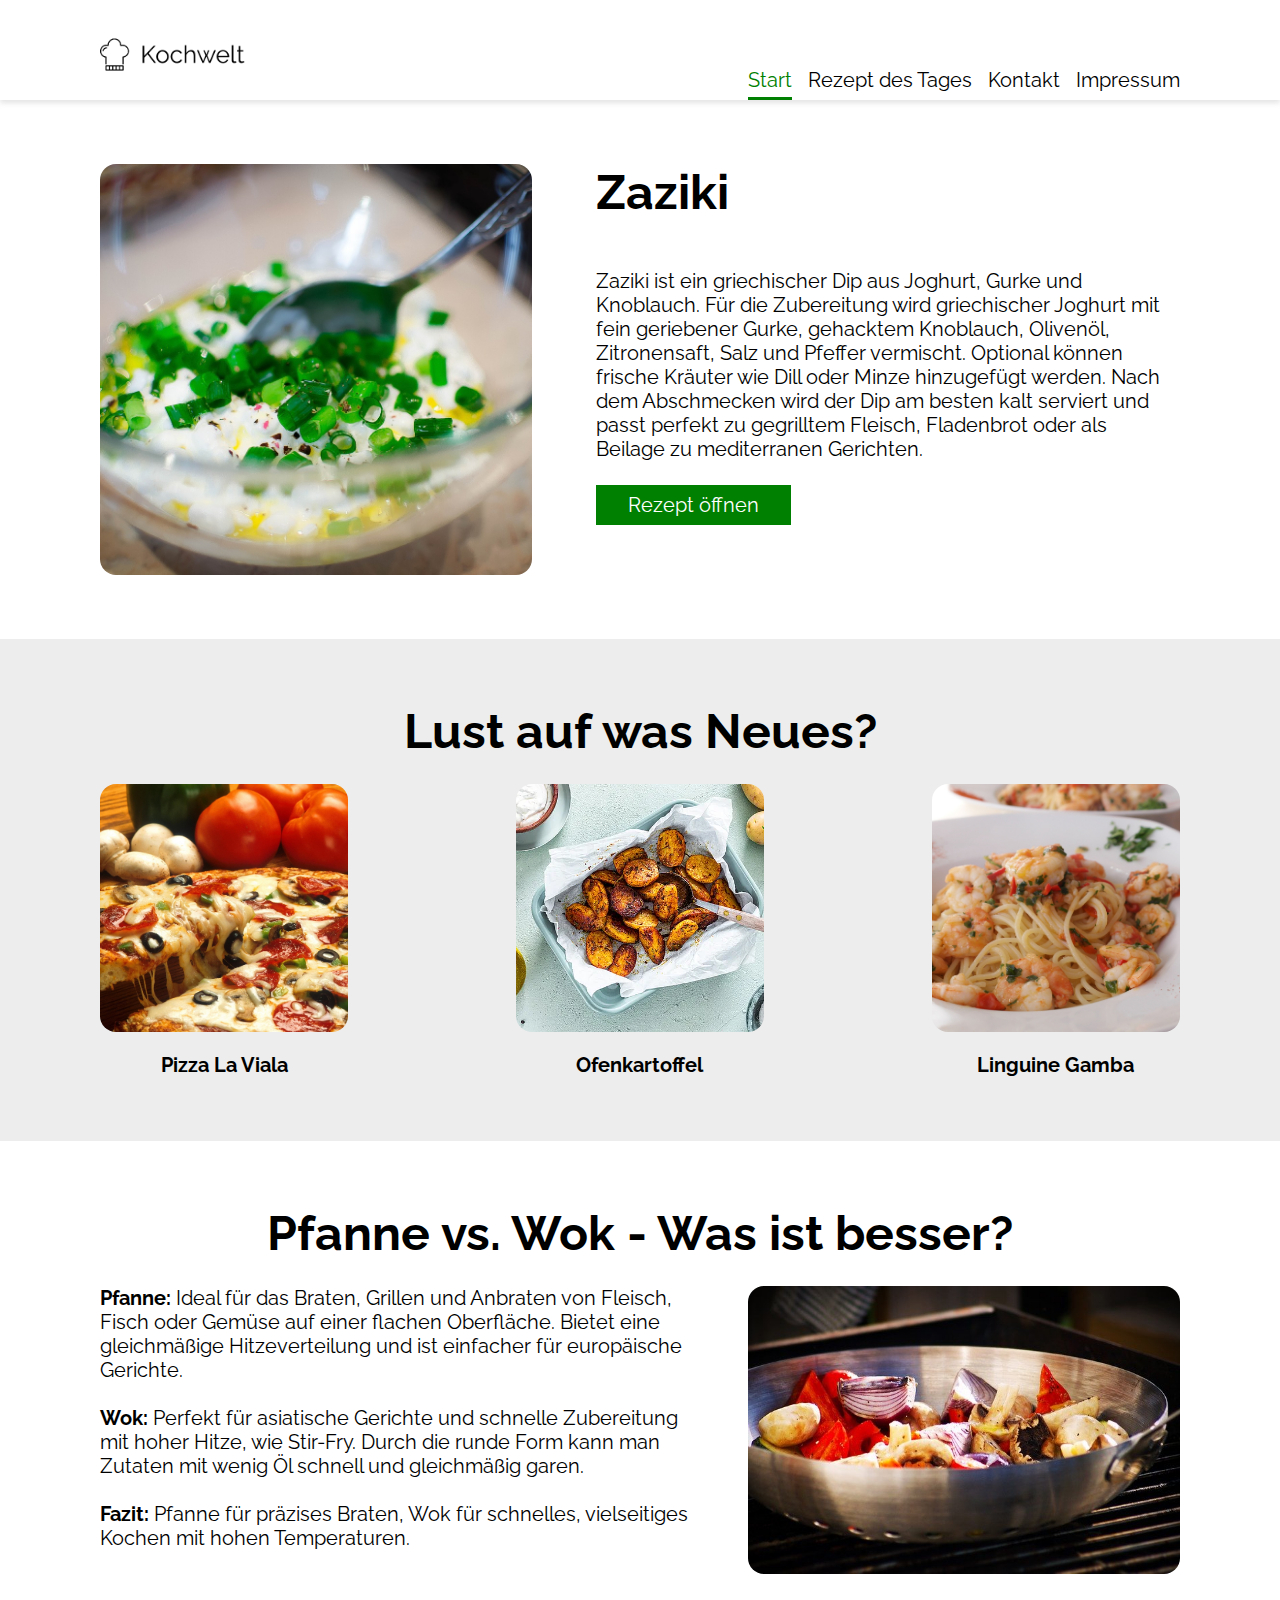
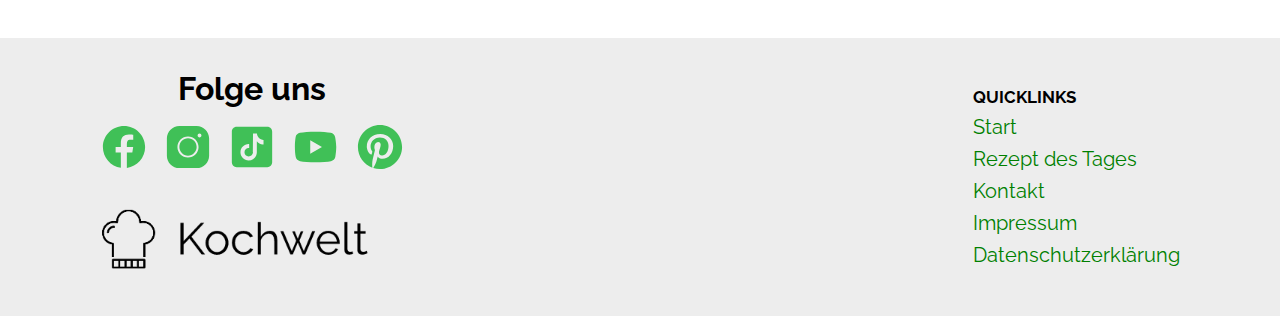
<file: index.html>
<!DOCTYPE html>
<html lang="en">

<head>
  <meta charset="UTF-8" />
  <meta name="viewport" content="width=device-width, initial-scale=1.0" />
  <link rel="stylesheet" href="css/style.css" />
  <script src="/function.js" defer></script>
  <link rel="icon" href="img/logo_small.png" type="image/x-icon" />
  <title>Kochwelt</title>
  <link rel="preconnect" href="https://fonts.googleapis.com" />
  <link rel="preconnect" href="https://fonts.gstatic.com" crossorigin />
  <link href="https://fonts.googleapis.com/css2?family=Raleway:ital,wght@0,100..900;1,100..900&display=swap"
    rel="stylesheet" />
</head>

<body>
  <header>
    <div class="contentHeader width">
      <a href="/index.html"><img src="/img/logo.png" alt="Logo" /></a>
      <nav>
        <a href="/index.html" class="naviLinkSelected">Start</a>
        <a href="/recipies/receipt_Zaziki.html" class="naviLink">Rezept des Tages</a>
        <a href="/contact.html" class="naviLink">Kontakt</a>
        <a href="/impress.html" class="naviLink">Impressum</a>
      </nav>
      <button id="buttonHamburger" onclick="toggleMobileNav()">
        <img src="/img/icons8-menü-50.png" alt="HamburgerMenue" />
      </button>
      <!--<a target="_blank" href="https://icons8.com/icon/8113/menu">Menü</a> Icon von <a target="_blank" href="https://icons8.com">Icons8</a>-->
      <div id="mobileNav" class="mobileNav closed">
        <button id="buttonClose" onclick="toggleMobileNav()">X</button>
        <a href="/index.html" class="naviLinkSelected">Start</a>
        <a href="/recipies/receipt_Zaziki.html" class="naviLink">Rezept des Tages</a>
        <a href="/contact.html" class="naviLink">Kontakt</a>
        <a href="/impress.html" class="naviLink">Impressum</a>
      </div>
    </div>
  </header>

  <section id="atf">
    <div class="contentATF width">
      <img src="/img/zaziki.jpg" alt="" />
      <div class="contentATF__text">
        <h2>Zaziki</h2>
        <p>
          Zaziki ist ein griechischer Dip aus Joghurt, Gurke und Knoblauch.
          Für die Zubereitung wird griechischer Joghurt mit fein geriebener
          Gurke, gehacktem Knoblauch, Olivenöl, Zitronensaft, Salz und Pfeffer
          vermischt. Optional können frische Kräuter wie Dill oder Minze
          hinzugefügt werden. Nach dem Abschmecken wird der Dip am besten kalt
          serviert und passt perfekt zu gegrilltem Fleisch, Fladenbrot oder
          als Beilage zu mediterranen Gerichten.
        </p>
        <a class="buttonLink" href="/recipies/receipt_Zaziki.html">Rezept öffnen</a>
      </div>
    </div>
  </section>

  <section class="new_recipes">
    <div class="choose_recipes width">
      <h2>Lust auf was Neues?</h2>
      <div class="recipes">
        <a href="recipies/receipt_pizza.html" class="recipe">
          <img src="./img/pizza.jpg" alt="Pizza" />
          <span>Pizza La Viala</span>
        </a>

        <a href="/recipies/receipt_potato.html" class="recipe">
          <img src="./img/knusprige-ofenkartoffeln.webp" alt="Potato" />
          <span>Ofenkartoffel</span>
        </a>

        <a href="recipies/recipe_linguine.html" class="recipe">
          <img src="./img/spaghetti.jpg" alt="Spaghetti" />
          <span>Linguine Gamba</span>
        </a>
      </div>
    </div>
  </section>

  <section class="info">
    <div class="width">
      <h2>Pfanne vs. Wok - Was ist besser?</h2>
      <div class="infoshape">
        <p>
          <b>Pfanne:</b> Ideal für das Braten, Grillen und Anbraten von Fleisch,
          Fisch oder Gemüse auf einer flachen Oberfläche.
          Bietet eine gleichmäßige Hitzeverteilung und ist einfacher für
          europäische Gerichte.
          <br><br>

          <b>Wok:</b> Perfekt für asiatische Gerichte und schnelle Zubereitung mit
          hoher Hitze, wie Stir-Fry.
          Durch die runde Form kann man Zutaten mit wenig Öl schnell und
          gleichmäßig garen.

          <br><br>
          <b>Fazit:</b> Pfanne für präzises Braten, Wok für schnelles, vielseitiges
          Kochen mit hohen Temperaturen.
        </p>

        <img src="./img/wok.jpg" id="wok" />
      </div>
    </div>
  </section>
  <footer>
    <div class="footer_main">
      <div class="footer_left">
        <div class="footer_social_section">
          <h4>Folge uns</h4>
          <div class="footer_social_logo">
            <a href="https://www.facebook.com/">
              <img src="/img/icons/socialmedia/facebook.svg" alt="Facebook">
            </a>
            <a href="https://www.instagram.com/">
              <img src="/img/icons/socialmedia/instagram.svg" alt="Instagram">
            </a>
            <a href="https://www.tiktok.com/">
              <img src="/img/icons/socialmedia/tiktok.svg" alt="TikTok">
            </a>
            <a href="https://www.tiktok.com/">
              <img src="/img/icons/socialmedia/youtube.svg" alt="Youtube">
            </a>
            <a href="https://www.pinterest.com/">
              <img src="/img/icons/socialmedia/pinterest.svg" alt="Pinterest">
            </a>
          </div>
        </div>
        <img src="img/logo.png" alt="website logo" class="footer_logo">
      </div>
      <div class="footer_right">
        <h5>QUICKLINKS</h5>
        <a href="index.html" class="footer_link">Start</a>
        <a href="/recipies/receipt_Zaziki.html" class="footer_link">Rezept des Tages</a>
        <a href="/contact.html" class="footer_link">Kontakt</a>
        <a href="/impress.html" class="footer_link">Impressum</a>
        <a href="/private_policy.html" class="footer_link">Datenschutzerkl&auml;rung</a>
      </div>
    </div>
  </footer>
</body>

</html>
</file>
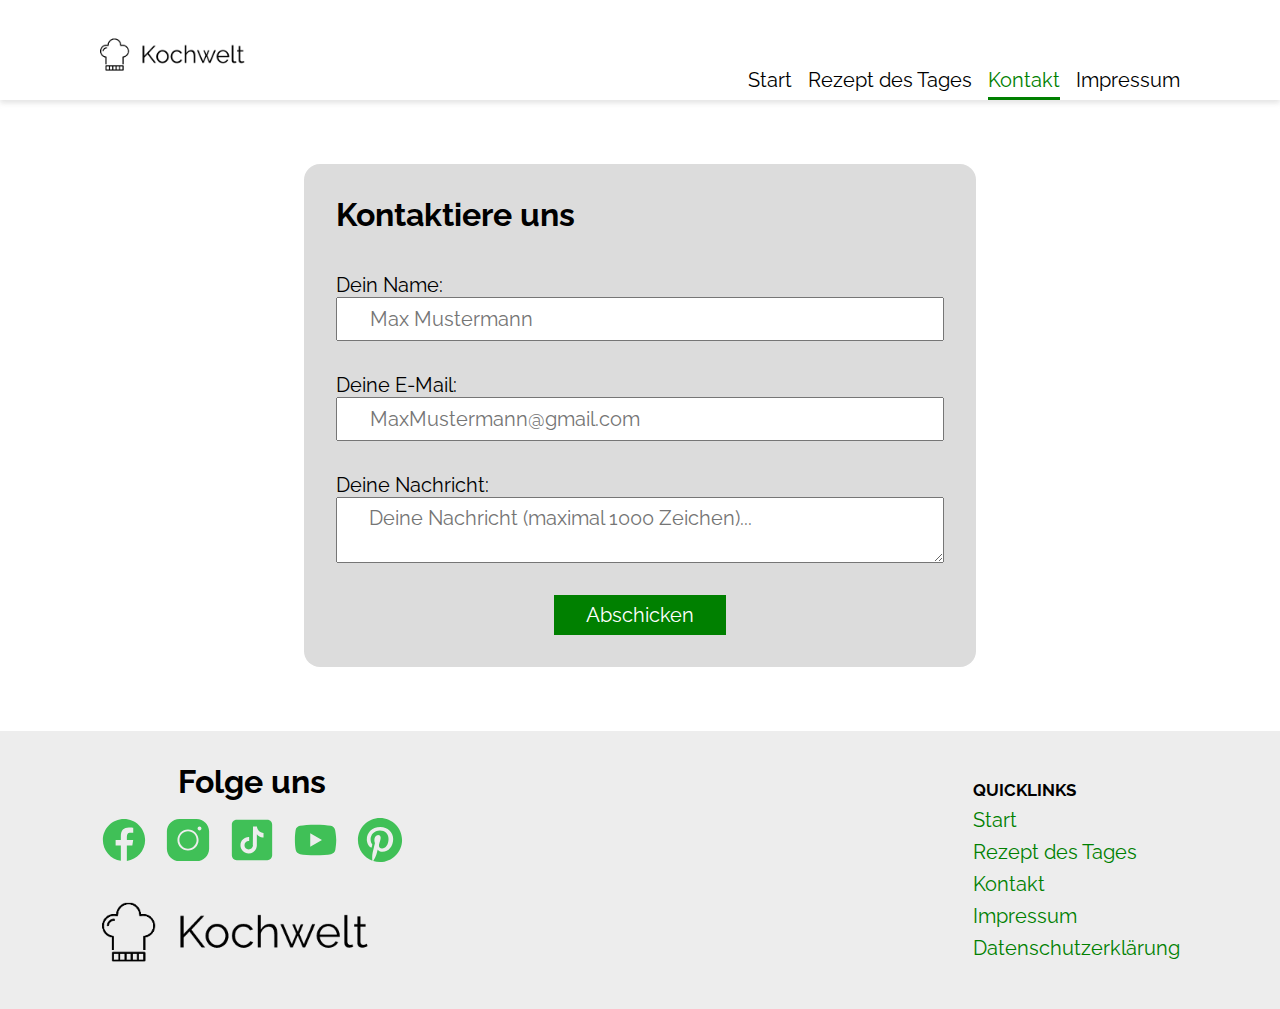
<file: contact.html>
<!DOCTYPE html>
<html lang="en">

<head>
  <meta charset="UTF-8">
  <meta name="viewport" content="width=device-width, initial-scale=1.0">
  <link rel="stylesheet" href="/css/contact.css">
  <link rel="stylesheet" href="/css/style.css">
  <script src="/function.js" defer></script>
  <script src="/contactMail.js" defer></script>
  <link rel="icon" href="img/logo_small.png" type="image/x-icon">
  <title>Kochwelt</title>

  <link rel="preconnect" href="https://fonts.googleapis.com">
  <link rel="preconnect" href="https://fonts.gstatic.com" crossorigin>
  <link href="https://fonts.googleapis.com/css2?family=Raleway:ital,wght@0,100..900;1,100..900&display=swap"
    rel="stylesheet">
</head>

<body>
  <header>
    <div class="contentHeader width">
      <a href="/index.html"><img src="/img/logo.png" alt="Logo"></a>
      <nav>
        <a href="/index.html" class="naviLink">Start</a>
        <a href="/recipies/receipt_Zaziki.html" class="naviLink">Rezept des Tages</a>
        <a href="/contact.html" class="naviLinkSelected">Kontakt</a>
        <a href="/impress.html" class="naviLink">Impressum</a>
      </nav>
      <button id="buttonHamburger" onclick="toggleMobileNav()"><img src="/img/icons8-menü-50.png"
          alt="HamburgerMenue"></button>
      <!--<a target="_blank" href="https://icons8.com/icon/8113/menu">Menü</a> Icon von <a target="_blank" href="https://icons8.com">Icons8</a>-->
      <div id="mobileNav" class="mobileNav closed">
        <button id="buttonClose" onclick="toggleMobileNav()">X</button>
        <a href="/index.html" class="naviLink">Start</a>
        <a href="/recipies/receipt_Zaziki.html" class="naviLink">Rezept des Tages</a>
        <a href="/contact.html" class="naviLinkSelected">Kontakt</a>
        <a href="/impress.html" class="naviLink">Impressum</a>
      </div>
    </div>
  </header>
  <section class="contactForm">
    <div class="contactFormContent width">
      <h1>Kontaktiere uns</h1>
      <form onsubmit="sendMail(event)">
        <div class="formGroup">
          <label for="inpName">Dein Name:</label>
          <input id="inpName" name="Name" type="text" required placeholder="Max Mustermann">
        </div>
        <div class="formGroup">
          <label for="inpEmail">Deine E-Mail:</label>
          <input id="inpEmail" name="Email" type="email" required placeholder="MaxMustermann@gmail.com">
        </div>
        <div class="formGroup">
          <label for="inpMessage">Deine Nachricht:</label>
          <textarea name="Nachricht" id="inpMessage" placeholder="Deine Nachricht (maximal 1000 Zeichen)..."
            maxlength="1000"></textarea>
        </div>
        <input id="submitButton" class="buttonLink" type="submit" value="Abschicken">
      </form>
    </div>
  </section>
  <footer>
    <div class="footer_main">
      <div class="footer_left">
        <div class="footer_social_section">
          <h4>Folge uns</h4>
          <div class="footer_social_logo">
            <a href="https://www.facebook.com/">
              <img src="/img/icons/socialmedia/facebook.svg" alt="Facebook">
            </a>
            <a href="https://www.instagram.com/">
              <img src="/img/icons/socialmedia/instagram.svg" alt="Instagram">
            </a>
            <a href="https://www.tiktok.com/">
              <img src="/img/icons/socialmedia/tiktok.svg" alt="TikTok">
            </a>
            <a href="https://www.tiktok.com/">
              <img src="/img/icons/socialmedia/youtube.svg" alt="Youtube">
            </a>
            <a href="https://www.pinterest.com/">
              <img src="/img/icons/socialmedia/pinterest.svg" alt="Pinterest">
            </a>
          </div>
        </div>
        <img src="img/logo.png" alt="website logo" class="footer_logo">
      </div>
      <div class="footer_right">
        <h5>QUICKLINKS</h5>
        <a href="/index.html" class="footer_link">Start</a>
        <a href="/recipies/receipt_Zaziki.html" class="footer_link">Rezept des Tages</a>
        <a href="/contact.html" class="footer_link">Kontakt</a>
        <a href="/impress.html" class="footer_link">Impressum</a>
        <a href="/private_policy.html" class="footer_link">Datenschutzerkl&auml;rung</a>
      </div>
    </div>
  </footer>
</body>



</html>
</file>
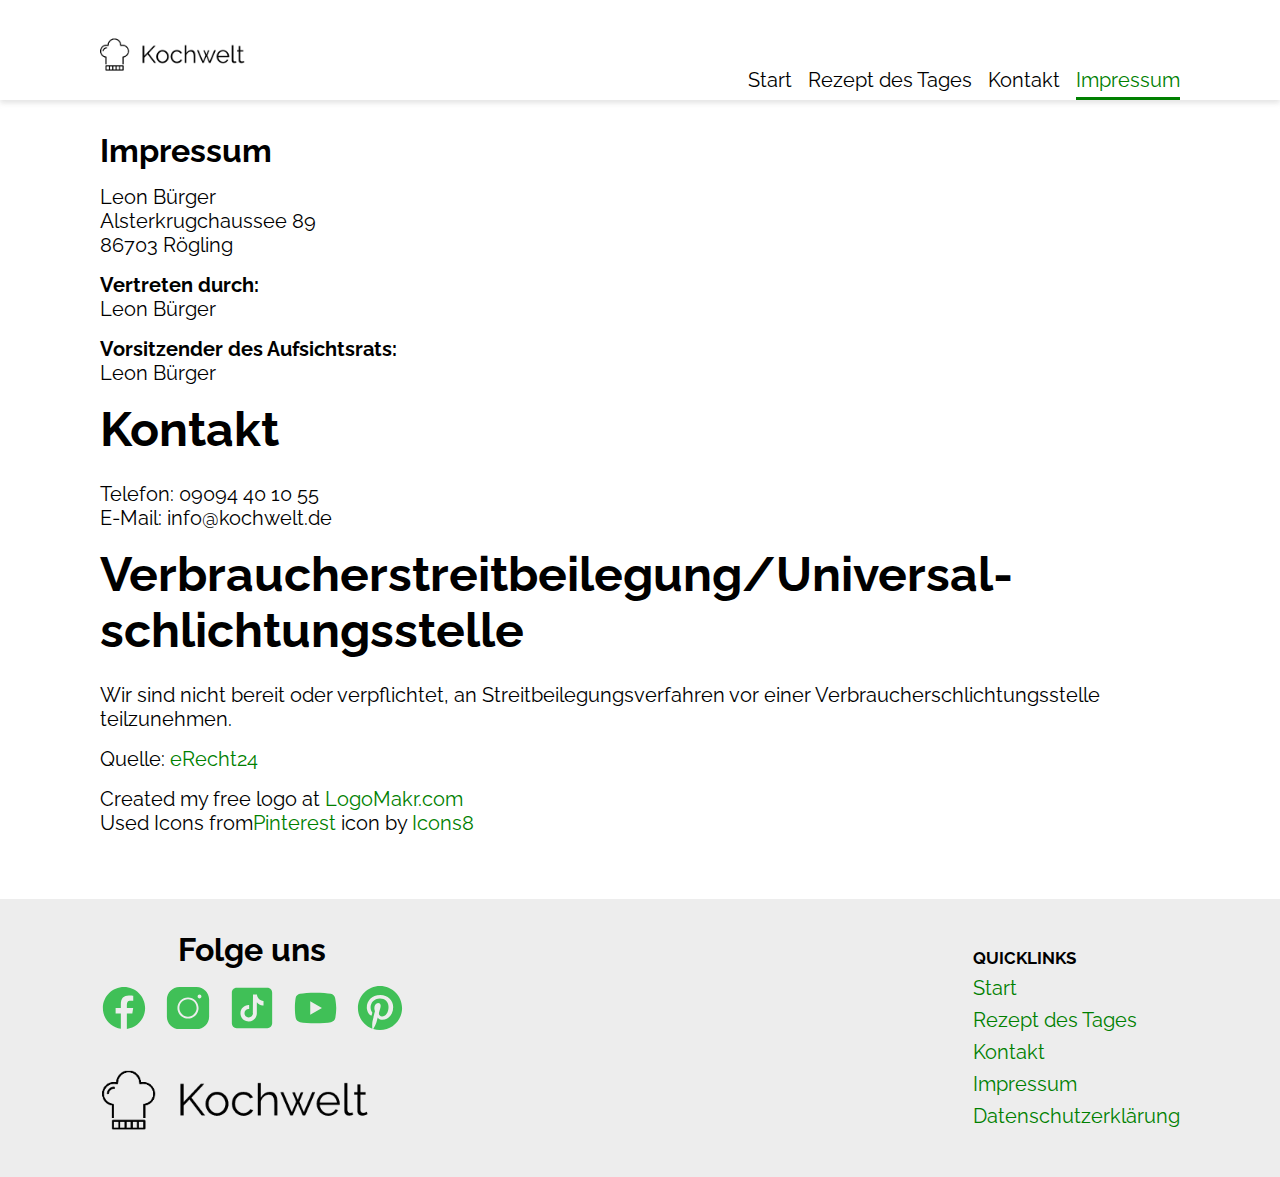
<file: impress.html>
<!DOCTYPE html>
<html lang="en">

<head>
  <meta charset="UTF-8">
  <meta name="viewport" content="width=device-width, initial-scale=1.0">
  <link rel="stylesheet" href="/css/style.css">
  <script src="/function.js" defer></script>
  <link rel="icon" href="img/logo_small.png" type="image/x-icon">
  <title>Kochwelt</title>

  <link rel="preconnect" href="https://fonts.googleapis.com">
  <link rel="preconnect" href="https://fonts.gstatic.com" crossorigin>
  <link href="https://fonts.googleapis.com/css2?family=Raleway:ital,wght@0,100..900;1,100..900&display=swap"
    rel="stylesheet">
</head>

<body>
  <header>
    <div class="contentHeader width">
      <a href="/index.html"><img src="/img/logo.png" alt="Logo"></a>
      <nav>
        <a href="/index.html" class="naviLink">Start</a>
        <a href="/recipies/receipt_Zaziki.html" class="naviLink">Rezept des Tages</a>
        <a href="/contact.html" class="naviLink">Kontakt</a>
        <a href="/impress.html" class="naviLinkSelected">Impressum</a>
      </nav>
      <button id="buttonHamburger" onclick="toggleMobileNav()"><img src="/img/icons8-menü-50.png"
          alt="HamburgerMenue"></button>
      <!--<a target="_blank" href="https://icons8.com/icon/8113/menu">Menü</a> Icon von <a target="_blank" href="https://icons8.com">Icons8</a>-->
      <div id="mobileNav" class="mobileNav closed">
        <button id="buttonClose" onclick="toggleMobileNav()">X</button>
        <a href="/index.html" class="naviLink">Start</a>
        <a href="/recipies/receipt_Zaziki.html" class="naviLink">Rezept des Tages</a>
        <a href="/contact.html" class="naviLink">Kontakt</a>
        <a href="/impress.html" class="naviLinkSelected">Impressum</a>
      </div>
    </div>
  </header>
  <section class="impress width">
    <h1>Impressum</h1>

    <p>Leon B&uuml;rger<br>
      Alsterkrugchaussee 89<br>
      86703 R&ouml;gling</p>

    <p><strong>Vertreten durch:</strong><br>
      Leon B&uuml;rger</p>

    <p><strong>Vorsitzender des Aufsichtsrats:</strong><br>
      Leon B&uuml;rger</p>

    <h2>Kontakt</h2>
    <p>Telefon: 09094 40 10 55<br>
      E-Mail: info@kochwelt.de</p>

    <h2>Verbraucher&shy;streit&shy;beilegung/Universal&shy;schlichtungs&shy;stelle</h2>
    <p>Wir sind nicht bereit oder verpflichtet, an Streitbeilegungsverfahren vor einer Verbraucherschlichtungsstelle
      teilzunehmen.</p>

    <p>Quelle: <a href="https://www.e-recht24.de" class="impress_link">eRecht24</a></p>

    Created my free logo at <a href="https://logomakr.com" target="_blank" class="impress_link">LogoMakr.com</a> <br>
    Used Icons from<a class="impress_link" target="_blank" href="https://icons8.com/icon/11101/pinterest">Pinterest</a>
    icon by <a class="impress_link" target="_blank" href="https://icons8.com">Icons8</a>
    <!-- <a target="_blank" href="https://icons8.com/icon/11101/pinterest">Pinterest</a> icon by <a target="_blank" href="https://icons8.com">Icons8</a> -->
  </section>
  <footer>
    <div class="footer_main">
      <div class="footer_left">
        <div class="footer_social_section">
          <h4>Folge uns</h4>
          <div class="footer_social_logo">
            <a href="https://www.facebook.com/">
              <img src="/img/icons/socialmedia/facebook.svg" alt="Facebook">
            </a>
            <a href="https://www.instagram.com/">
              <img src="/img/icons/socialmedia/instagram.svg" alt="Instagram">
            </a>
            <a href="https://www.tiktok.com/">
              <img src="/img/icons/socialmedia/tiktok.svg" alt="TikTok">
            </a>
            <a href="https://www.tiktok.com/">
              <img src="/img/icons/socialmedia/youtube.svg" alt="Youtube">
            </a>
            <a href="https://www.pinterest.com/">
              <img src="/img/icons/socialmedia/pinterest.svg" alt="Pinterest">
            </a>
          </div>
        </div>
        <img src="img/logo.png" alt="website logo" class="footer_logo">
      </div>
      <div class="footer_right">
        <h5>QUICKLINKS</h5>
        <a href="/index.html" class="footer_link">Start</a>
        <a href="/recipies/receipt_Zaziki.html" class="footer_link">Rezept des Tages</a>
        <a href="/contact.html" class="footer_link">Kontakt</a>
        <a href="/impress.html" class="footer_link">Impressum</a>
        <a href="/private_policy.html" class="footer_link">Datenschutzerkl&auml;rung</a>
      </div>
    </div>
  </footer>
</body>

</html>
</file>
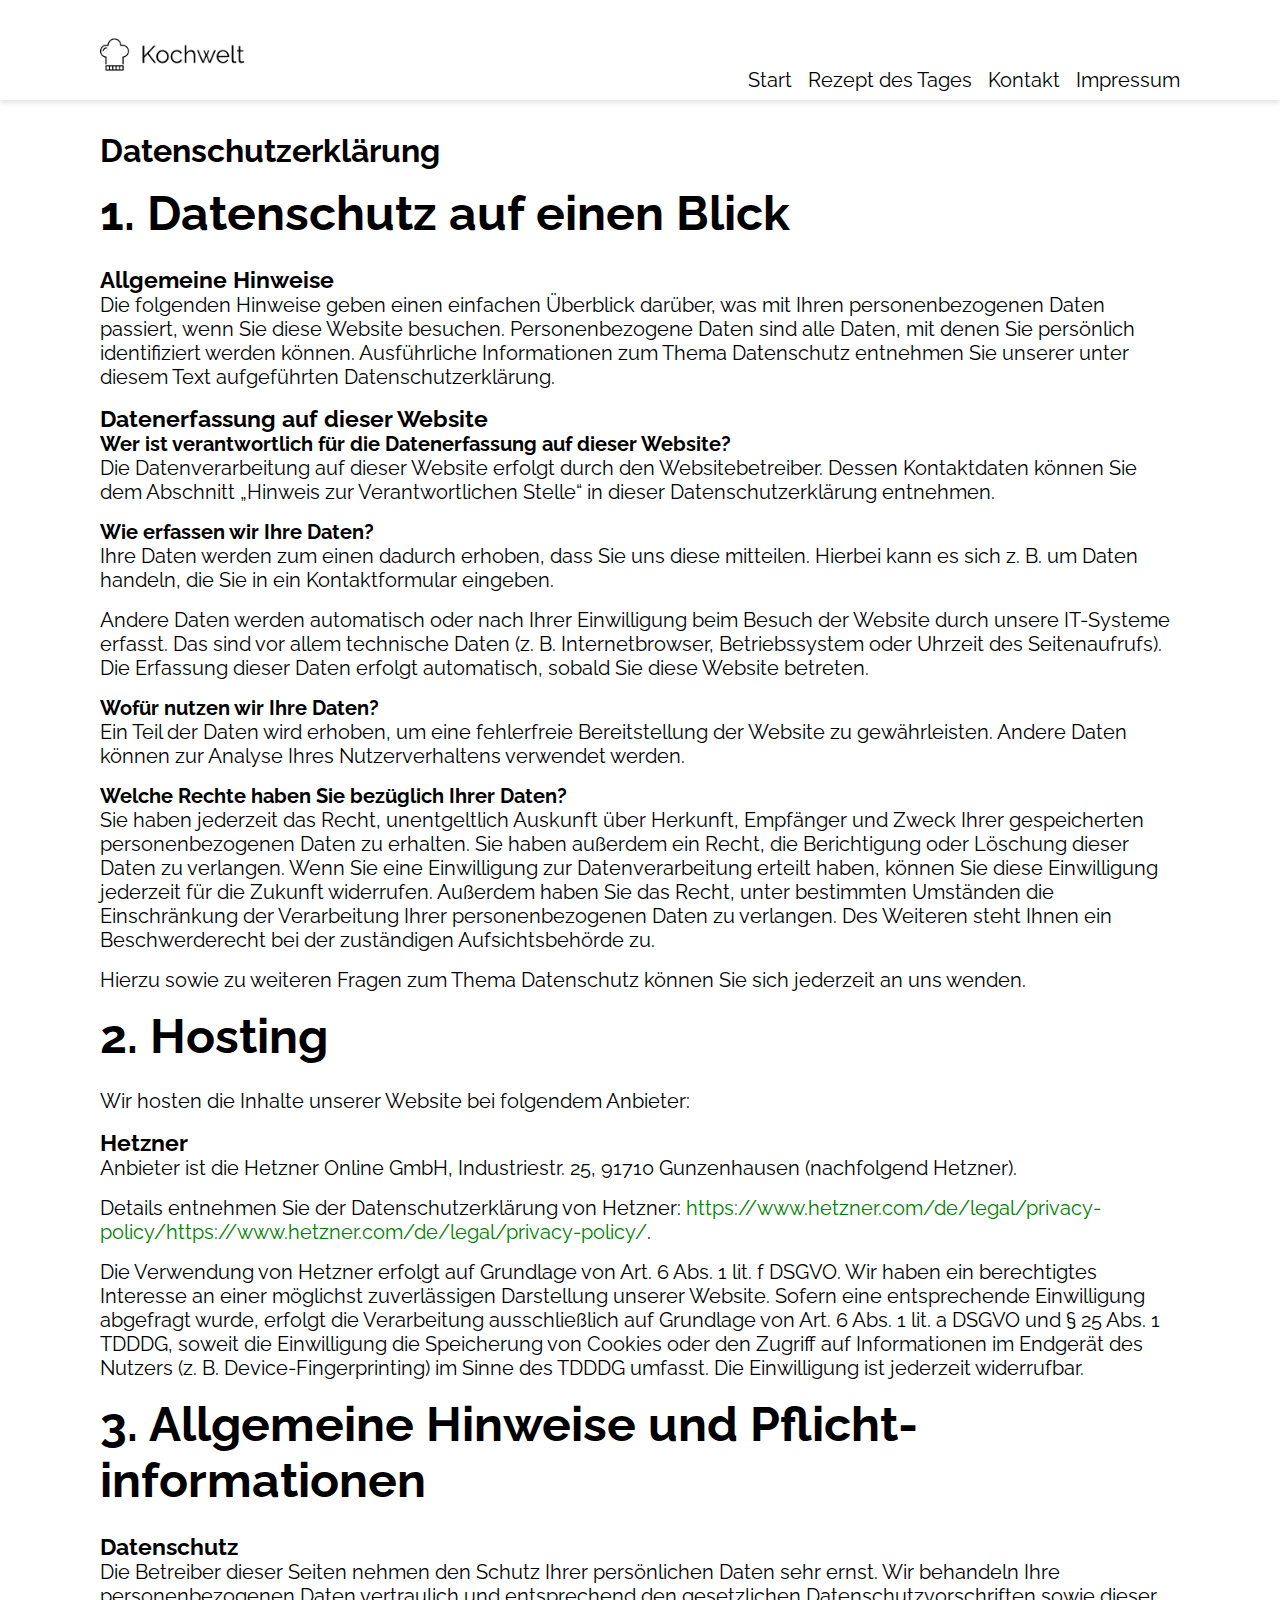
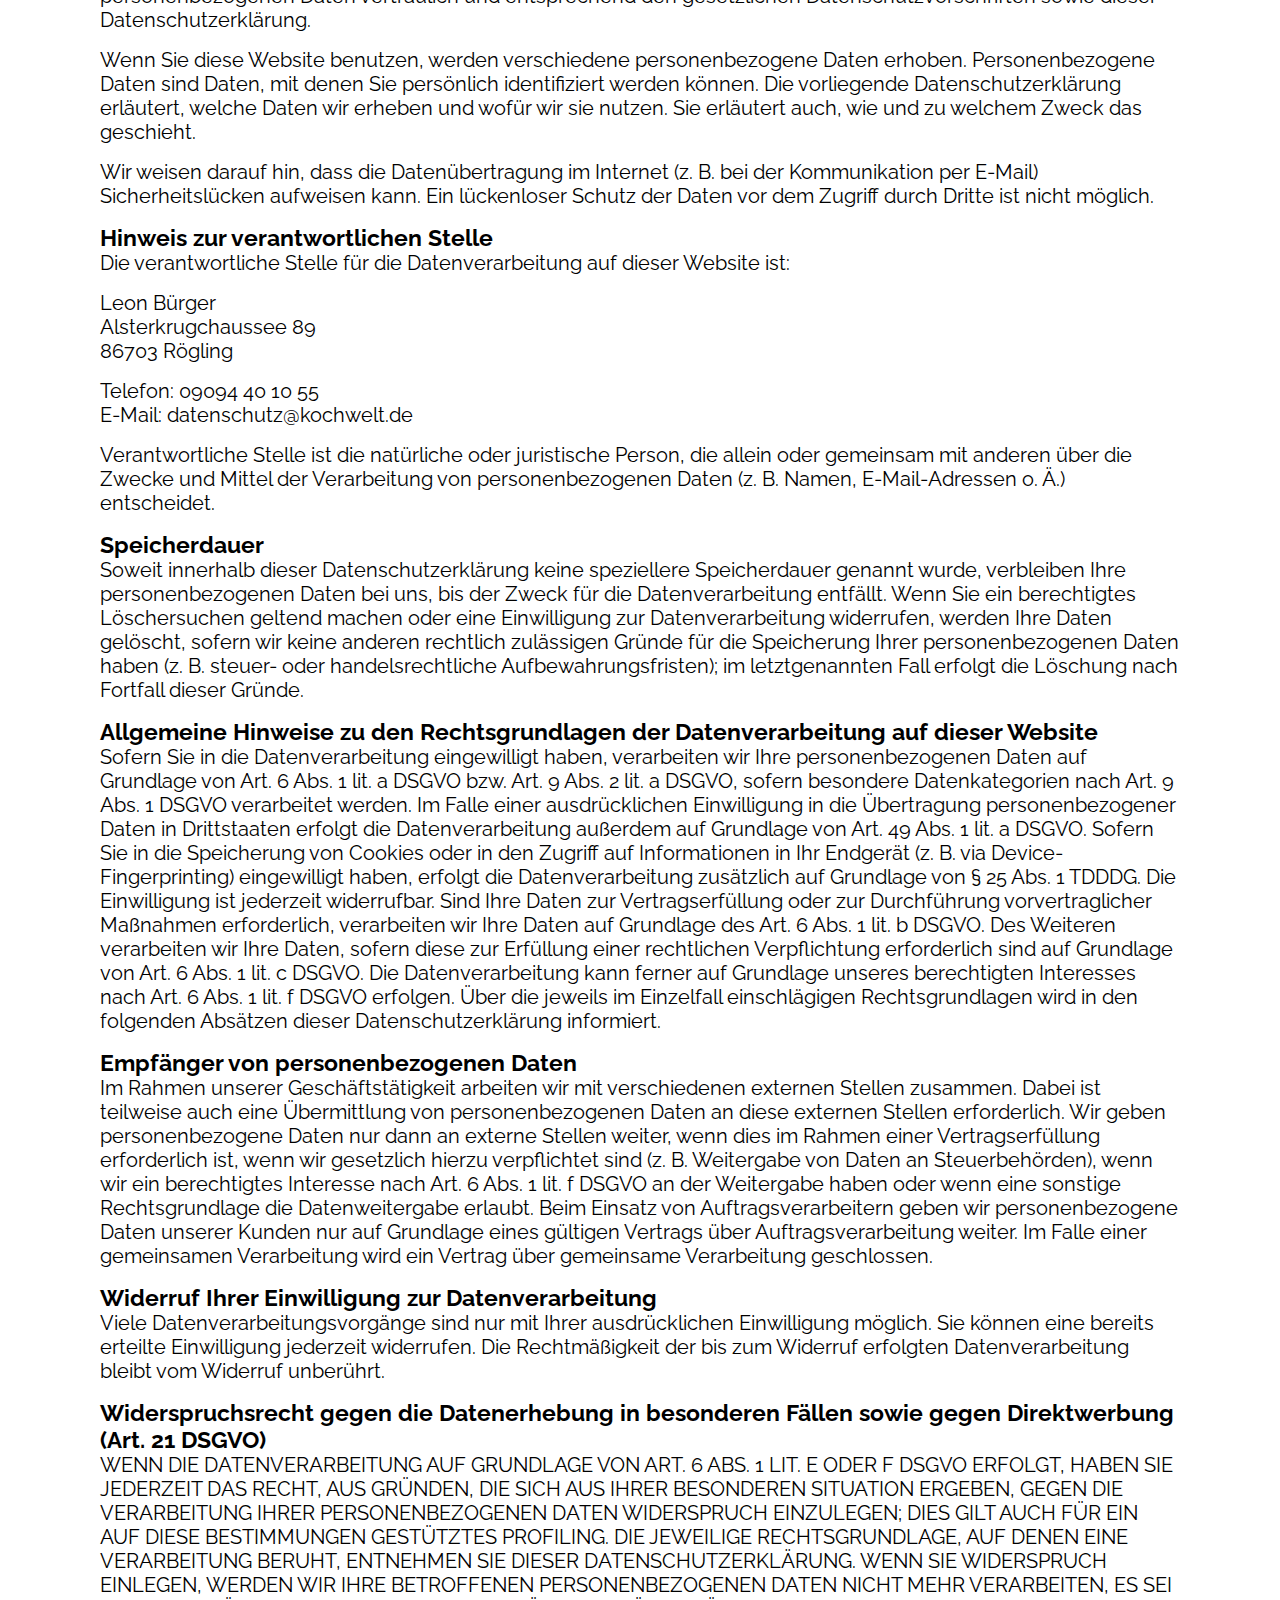
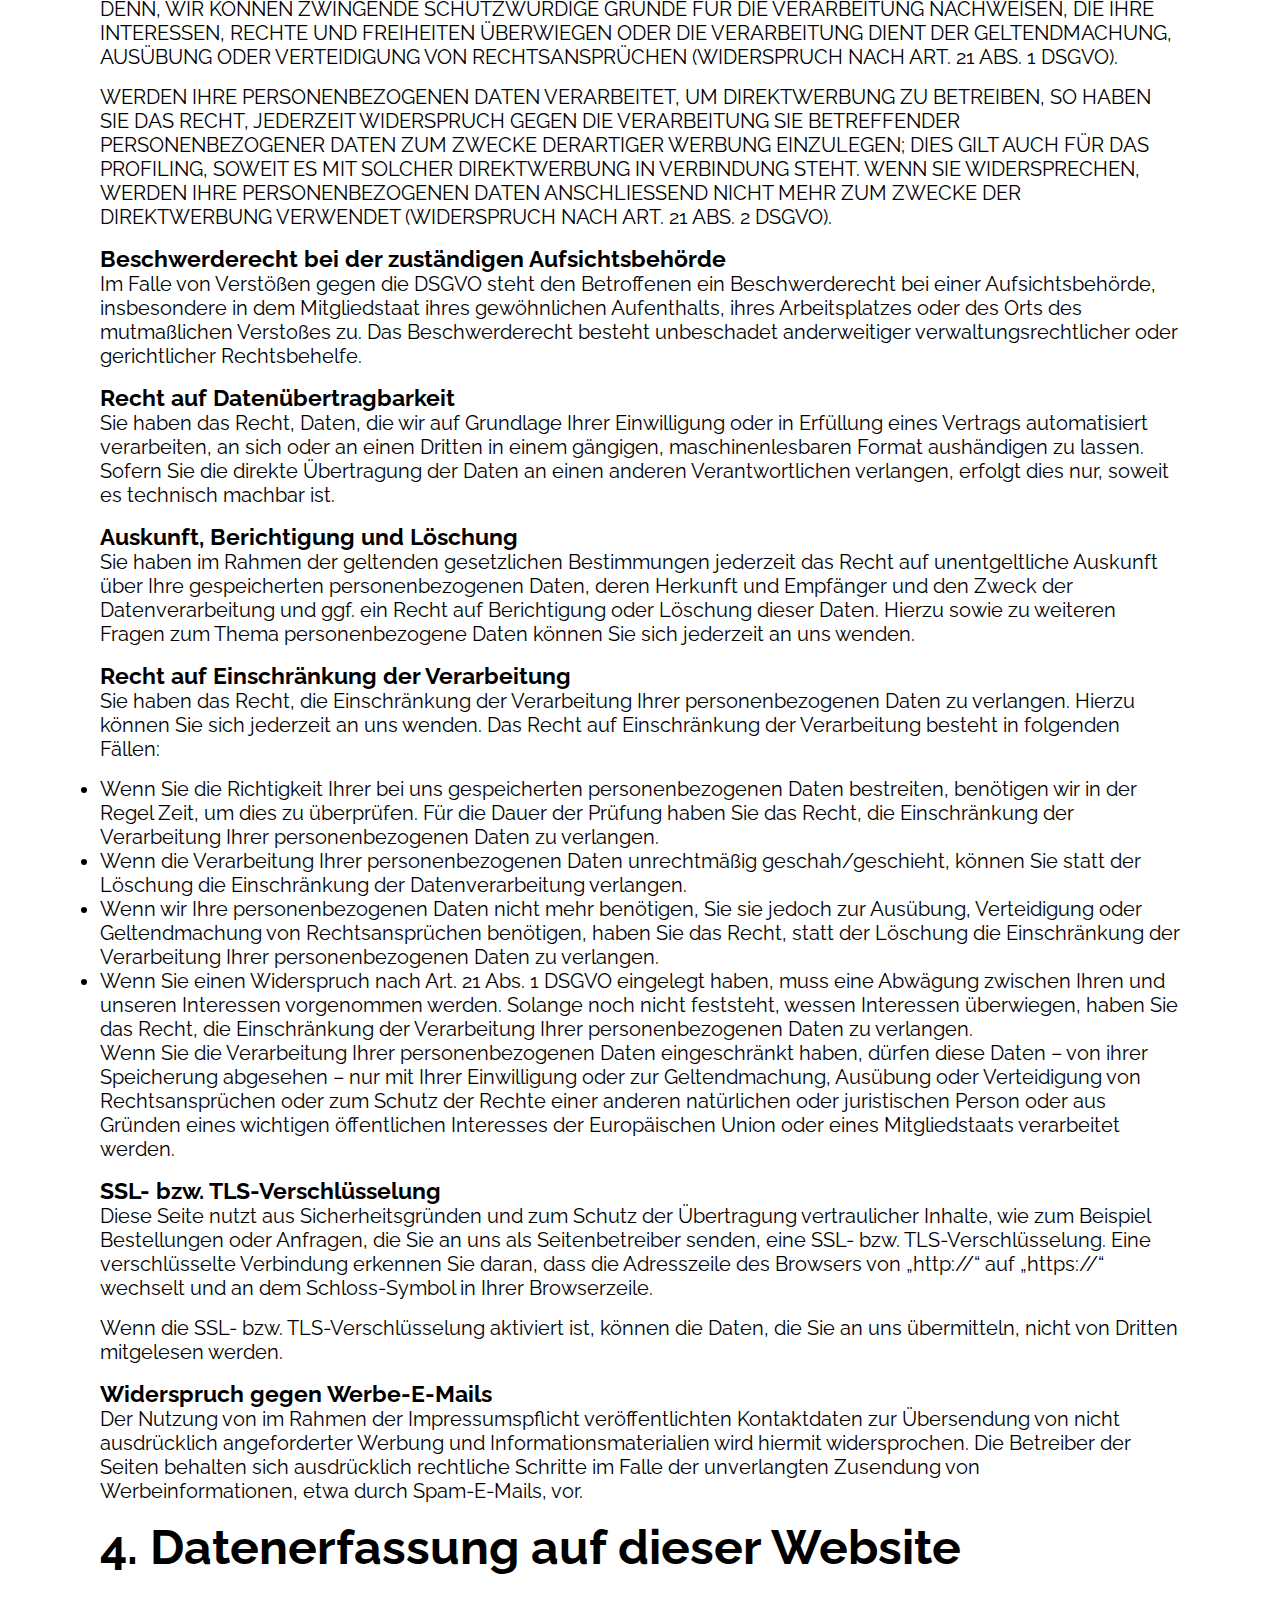
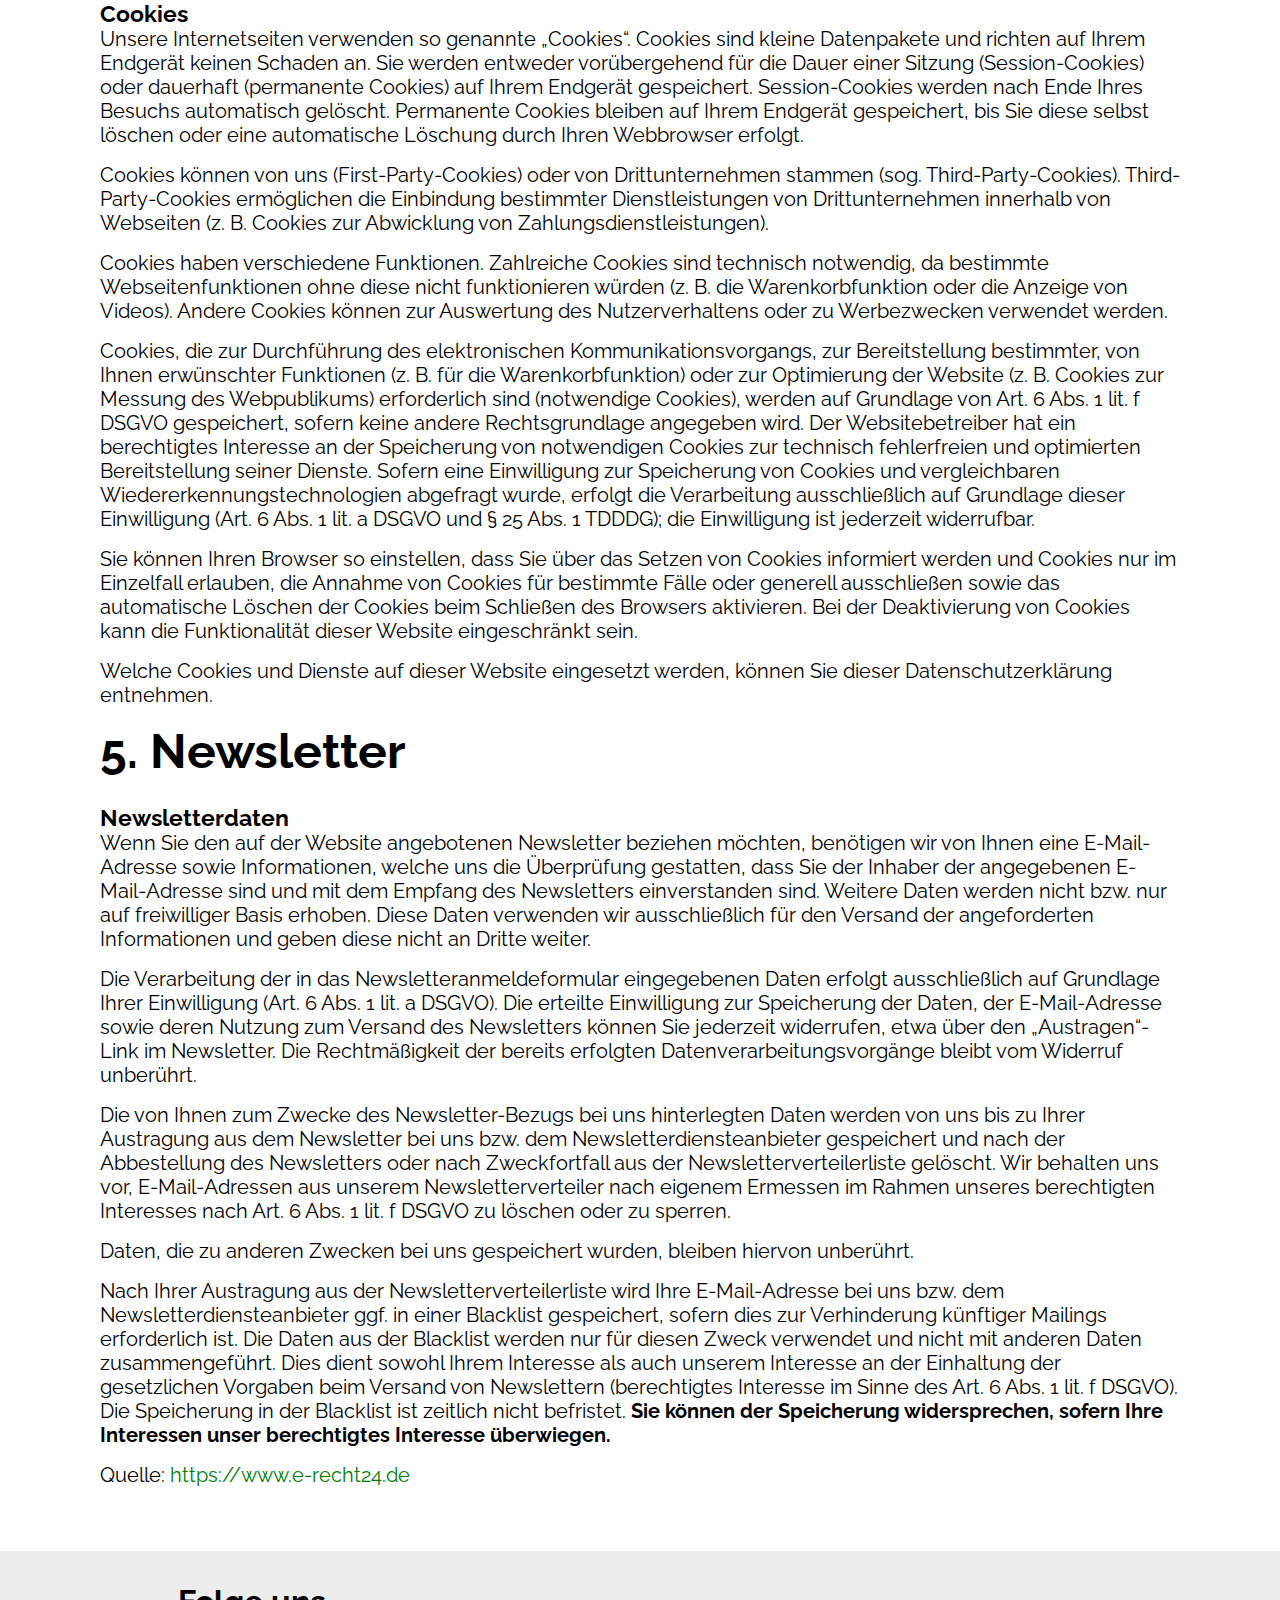
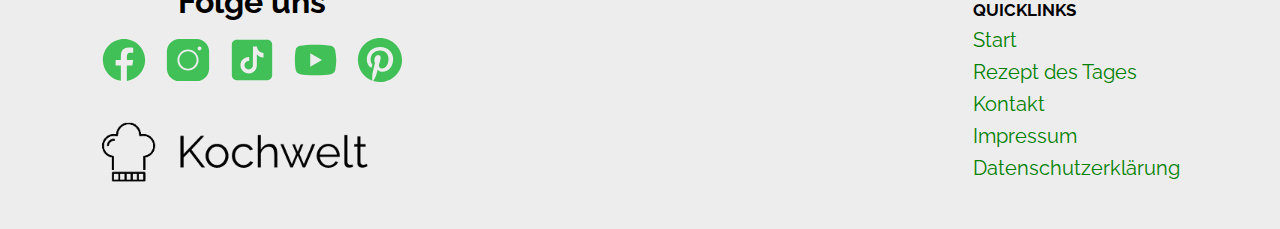
<file: private_policy.html>
<!DOCTYPE html>
<html lang="en">

<head>
  <meta charset="UTF-8">
  <meta name="viewport" content="width=device-width, initial-scale=1.0">
  <link rel="stylesheet" href="/css/style.css">
  <script src="/function.js" defer></script>
  <link rel="icon" href="img/logo_small.png" type="image/x-icon">
  <title>Kochwelt</title>

  <link rel="preconnect" href="https://fonts.googleapis.com">
  <link rel="preconnect" href="https://fonts.gstatic.com" crossorigin>
  <link href="https://fonts.googleapis.com/css2?family=Raleway:ital,wght@0,100..900;1,100..900&display=swap"
    rel="stylesheet">
</head>

<body>
  <header>
    <div class="contentHeader width">
      <a href="/index.html"><img src="/img/logo.png" alt="Logo"></a>
      <nav>
        <a href="/index.html" class="naviLink">Start</a>
        <a href="/recipies/receipt_Zaziki.html" class="naviLink">Rezept des Tages</a>
        <a href="/contact.html" class="naviLink">Kontakt</a>
        <a href="/impress.html" class="naviLink">Impressum</a>
      </nav>
      <button id="buttonHamburger" onclick="toggleMobileNav()"><img src="/img/icons8-menü-50.png"
          alt="HamburgerMenue"></button>
      <!--<a target="_blank" href="https://icons8.com/icon/8113/menu">Menü</a> Icon von <a target="_blank" href="https://icons8.com">Icons8</a>-->
      <div id="mobileNav" class="mobileNav closed">
        <button id="buttonClose" onclick="toggleMobileNav()">X</button>
        <a href="/index.html" class="naviLink">Start</a>
        <a href="/recipies/receipt_Zaziki.html" class="naviLink">Rezept des Tages</a>
        <a href="/contact.html" class="naviLink">Kontakt</a>
        <a href="/impress.html" class="naviLink">Impressum</a>
      </div>
    </div>
  </header>

  <section class="impress width">
    <h1>Datenschutz&shy;erkl&auml;rung</h1>
    <h2>1. Datenschutz auf einen Blick</h2>
    <h3>Allgemeine Hinweise</h3>
    <p>Die folgenden Hinweise geben einen einfachen &Uuml;berblick dar&uuml;ber, was mit Ihren personenbezogenen Daten
      passiert, wenn Sie diese Website besuchen. Personenbezogene Daten sind alle Daten, mit denen Sie pers&ouml;nlich
      identifiziert werden k&ouml;nnen. Ausf&uuml;hrliche Informationen zum Thema Datenschutz entnehmen Sie unserer
      unter diesem Text aufgef&uuml;hrten Datenschutzerkl&auml;rung.</p>
    <h3>Datenerfassung auf dieser Website</h3>
    <h4>Wer ist verantwortlich f&uuml;r die Datenerfassung auf dieser Website?</h4>
    <p>Die Datenverarbeitung auf dieser Website erfolgt durch den Websitebetreiber. Dessen Kontaktdaten k&ouml;nnen Sie
      dem Abschnitt &bdquo;Hinweis zur Verantwortlichen Stelle&ldquo; in dieser Datenschutzerkl&auml;rung entnehmen.</p>
    <h4>Wie erfassen wir Ihre Daten?</h4>
    <p>Ihre Daten werden zum einen dadurch erhoben, dass Sie uns diese mitteilen. Hierbei kann es sich z.&nbsp;B. um
      Daten handeln, die Sie in ein Kontaktformular eingeben.</p>
    <p>Andere Daten werden automatisch oder nach Ihrer Einwilligung beim Besuch der Website durch unsere IT-Systeme
      erfasst. Das sind vor allem technische Daten (z.&nbsp;B. Internetbrowser, Betriebssystem oder Uhrzeit des
      Seitenaufrufs). Die Erfassung dieser Daten erfolgt automatisch, sobald Sie diese Website betreten.</p>
    <h4>Wof&uuml;r nutzen wir Ihre Daten?</h4>
    <p>Ein Teil der Daten wird erhoben, um eine fehlerfreie Bereitstellung der Website zu gew&auml;hrleisten. Andere
      Daten k&ouml;nnen zur Analyse Ihres Nutzerverhaltens verwendet werden.</p>
    <h4>Welche Rechte haben Sie bez&uuml;glich Ihrer Daten?</h4>
    <p>Sie haben jederzeit das Recht, unentgeltlich Auskunft &uuml;ber Herkunft, Empf&auml;nger und Zweck Ihrer
      gespeicherten personenbezogenen Daten zu erhalten. Sie haben au&szlig;erdem ein Recht, die Berichtigung oder
      L&ouml;schung dieser Daten zu verlangen. Wenn Sie eine Einwilligung zur Datenverarbeitung erteilt haben,
      k&ouml;nnen Sie diese Einwilligung jederzeit f&uuml;r die Zukunft widerrufen. Au&szlig;erdem haben Sie das Recht,
      unter bestimmten Umst&auml;nden die Einschr&auml;nkung der Verarbeitung Ihrer personenbezogenen Daten zu
      verlangen. Des Weiteren steht Ihnen ein Beschwerderecht bei der zust&auml;ndigen Aufsichtsbeh&ouml;rde zu.</p>
    <p>Hierzu sowie zu weiteren Fragen zum Thema Datenschutz k&ouml;nnen Sie sich jederzeit an uns wenden.</p>
    <h2>2. Hosting</h2>
    <p>Wir hosten die Inhalte unserer Website bei folgendem Anbieter:</p>
    <h3>Hetzner</h3>
    <p>Anbieter ist die Hetzner Online GmbH, Industriestr. 25, 91710 Gunzenhausen (nachfolgend Hetzner).</p>
    <p>Details entnehmen Sie der Datenschutzerkl&auml;rung von Hetzner: <a class="impress_link"
        href="https://www.hetzner.com/de/legal/privacy-policy/" target="_blank"
        rel="noopener noreferrer">https://www.hetzner.com/de/legal/privacy-policy/https://www.hetzner.com/de/legal/privacy-policy/</a>.
    </p>
    <p>Die Verwendung von Hetzner erfolgt auf Grundlage von Art. 6 Abs. 1 lit. f DSGVO. Wir haben ein berechtigtes
      Interesse an einer m&ouml;glichst zuverl&auml;ssigen Darstellung unserer Website. Sofern eine entsprechende
      Einwilligung abgefragt wurde, erfolgt die Verarbeitung ausschlie&szlig;lich auf Grundlage von Art. 6 Abs. 1 lit. a
      DSGVO und &sect; 25 Abs. 1 TDDDG, soweit die Einwilligung die Speicherung von Cookies oder den Zugriff auf
      Informationen im Endger&auml;t des Nutzers (z.&nbsp;B. Device-Fingerprinting) im Sinne des TDDDG umfasst. Die
      Einwilligung ist jederzeit widerrufbar.</p>

    <h2>3. Allgemeine Hinweise und Pflicht&shy;informationen</h2>
    <h3>Datenschutz</h3>
    <p>Die Betreiber dieser Seiten nehmen den Schutz Ihrer pers&ouml;nlichen Daten sehr ernst. Wir behandeln Ihre
      personenbezogenen Daten vertraulich und entsprechend den gesetzlichen Datenschutzvorschriften sowie dieser
      Datenschutzerkl&auml;rung.</p>
    <p>Wenn Sie diese Website benutzen, werden verschiedene personenbezogene Daten erhoben. Personenbezogene Daten sind
      Daten, mit denen Sie pers&ouml;nlich identifiziert werden k&ouml;nnen. Die vorliegende Datenschutzerkl&auml;rung
      erl&auml;utert, welche Daten wir erheben und wof&uuml;r wir sie nutzen. Sie erl&auml;utert auch, wie und zu
      welchem Zweck das geschieht.</p>
    <p>Wir weisen darauf hin, dass die Daten&uuml;bertragung im Internet (z.&nbsp;B. bei der Kommunikation per E-Mail)
      Sicherheitsl&uuml;cken aufweisen kann. Ein l&uuml;ckenloser Schutz der Daten vor dem Zugriff durch Dritte ist
      nicht m&ouml;glich.</p>
    <h3>Hinweis zur verantwortlichen Stelle</h3>
    <p>Die verantwortliche Stelle f&uuml;r die Datenverarbeitung auf dieser Website ist:</p>
    <p>Leon B&uuml;rger<br />
      Alsterkrugchaussee 89<br />
      86703 R&ouml;gling</p>

    <p>Telefon: 09094 40 10 55<br />
      E-Mail: datenschutz@kochwelt.de</p>
    <p>Verantwortliche Stelle ist die nat&uuml;rliche oder juristische Person, die allein oder gemeinsam mit anderen
      &uuml;ber die Zwecke und Mittel der Verarbeitung von personenbezogenen Daten (z.&nbsp;B. Namen, E-Mail-Adressen o.
      &Auml;.) entscheidet.</p>

    <h3>Speicherdauer</h3>
    <p>Soweit innerhalb dieser Datenschutzerkl&auml;rung keine speziellere Speicherdauer genannt wurde, verbleiben Ihre
      personenbezogenen Daten bei uns, bis der Zweck f&uuml;r die Datenverarbeitung entf&auml;llt. Wenn Sie ein
      berechtigtes L&ouml;schersuchen geltend machen oder eine Einwilligung zur Datenverarbeitung widerrufen, werden
      Ihre Daten gel&ouml;scht, sofern wir keine anderen rechtlich zul&auml;ssigen Gr&uuml;nde f&uuml;r die Speicherung
      Ihrer personenbezogenen Daten haben (z.&nbsp;B. steuer- oder handelsrechtliche Aufbewahrungsfristen); im
      letztgenannten Fall erfolgt die L&ouml;schung nach Fortfall dieser Gr&uuml;nde.</p>
    <h3>Allgemeine Hinweise zu den Rechtsgrundlagen der Datenverarbeitung auf dieser Website</h3>
    <p>Sofern Sie in die Datenverarbeitung eingewilligt haben, verarbeiten wir Ihre personenbezogenen Daten auf
      Grundlage von Art. 6 Abs. 1 lit. a DSGVO bzw. Art. 9 Abs. 2 lit. a DSGVO, sofern besondere Datenkategorien nach
      Art. 9 Abs. 1 DSGVO verarbeitet werden. Im Falle einer ausdr&uuml;cklichen Einwilligung in die &Uuml;bertragung
      personenbezogener Daten in Drittstaaten erfolgt die Datenverarbeitung au&szlig;erdem auf Grundlage von Art. 49
      Abs. 1 lit. a DSGVO. Sofern Sie in die Speicherung von Cookies oder in den Zugriff auf Informationen in Ihr
      Endger&auml;t (z.&nbsp;B. via Device-Fingerprinting) eingewilligt haben, erfolgt die Datenverarbeitung
      zus&auml;tzlich auf Grundlage von &sect; 25 Abs. 1 TDDDG. Die Einwilligung ist jederzeit widerrufbar. Sind Ihre
      Daten zur Vertragserf&uuml;llung oder zur Durchf&uuml;hrung vorvertraglicher Ma&szlig;nahmen erforderlich,
      verarbeiten wir Ihre Daten auf Grundlage des Art. 6 Abs. 1 lit. b DSGVO. Des Weiteren verarbeiten wir Ihre Daten,
      sofern diese zur Erf&uuml;llung einer rechtlichen Verpflichtung erforderlich sind auf Grundlage von Art. 6 Abs. 1
      lit. c DSGVO. Die Datenverarbeitung kann ferner auf Grundlage unseres berechtigten Interesses nach Art. 6 Abs. 1
      lit. f DSGVO erfolgen. &Uuml;ber die jeweils im Einzelfall einschl&auml;gigen Rechtsgrundlagen wird in den
      folgenden Abs&auml;tzen dieser Datenschutzerkl&auml;rung informiert.</p>
    <h3>Empfänger von personenbezogenen Daten</h3>
    <p>Im Rahmen unserer Gesch&auml;ftst&auml;tigkeit arbeiten wir mit verschiedenen externen Stellen zusammen. Dabei
      ist teilweise auch eine &Uuml;bermittlung von personenbezogenen Daten an diese externen Stellen erforderlich. Wir
      geben personenbezogene Daten nur dann an externe Stellen weiter, wenn dies im Rahmen einer Vertragserf&uuml;llung
      erforderlich ist, wenn wir gesetzlich hierzu verpflichtet sind (z.&nbsp;B. Weitergabe von Daten an
      Steuerbeh&ouml;rden), wenn wir ein berechtigtes Interesse nach Art. 6 Abs. 1 lit. f DSGVO an der Weitergabe haben
      oder wenn eine sonstige Rechtsgrundlage die Datenweitergabe erlaubt. Beim Einsatz von Auftragsverarbeitern geben
      wir personenbezogene Daten unserer Kunden nur auf Grundlage eines g&uuml;ltigen Vertrags &uuml;ber
      Auftragsverarbeitung weiter. Im Falle einer gemeinsamen Verarbeitung wird ein Vertrag &uuml;ber gemeinsame
      Verarbeitung geschlossen.</p>
    <h3>Widerruf Ihrer Einwilligung zur Datenverarbeitung</h3>
    <p>Viele Datenverarbeitungsvorg&auml;nge sind nur mit Ihrer ausdr&uuml;cklichen Einwilligung m&ouml;glich. Sie
      k&ouml;nnen eine bereits erteilte Einwilligung jederzeit widerrufen. Die Rechtm&auml;&szlig;igkeit der bis zum
      Widerruf erfolgten Datenverarbeitung bleibt vom Widerruf unber&uuml;hrt.</p>
    <h3>Widerspruchsrecht gegen die Datenerhebung in besonderen F&auml;llen sowie gegen Direktwerbung (Art. 21 DSGVO)
    </h3>
    <p>WENN DIE DATENVERARBEITUNG AUF GRUNDLAGE VON ART. 6 ABS. 1 LIT. E ODER F DSGVO ERFOLGT, HABEN SIE JEDERZEIT DAS
      RECHT, AUS GR&Uuml;NDEN, DIE SICH AUS IHRER BESONDEREN SITUATION ERGEBEN, GEGEN DIE VERARBEITUNG IHRER
      PERSONENBEZOGENEN DATEN WIDERSPRUCH EINZULEGEN; DIES GILT AUCH F&Uuml;R EIN AUF DIESE BESTIMMUNGEN GEST&Uuml;TZTES
      PROFILING. DIE JEWEILIGE RECHTSGRUNDLAGE, AUF DENEN EINE VERARBEITUNG BERUHT, ENTNEHMEN SIE DIESER
      DATENSCHUTZERKL&Auml;RUNG. WENN SIE WIDERSPRUCH EINLEGEN, WERDEN WIR IHRE BETROFFENEN PERSONENBEZOGENEN DATEN
      NICHT MEHR VERARBEITEN, ES SEI DENN, WIR K&Ouml;NNEN ZWINGENDE SCHUTZW&Uuml;RDIGE GR&Uuml;NDE F&Uuml;R DIE
      VERARBEITUNG NACHWEISEN, DIE IHRE INTERESSEN, RECHTE UND FREIHEITEN &Uuml;BERWIEGEN ODER DIE VERARBEITUNG DIENT
      DER GELTENDMACHUNG, AUS&Uuml;BUNG ODER VERTEIDIGUNG VON RECHTSANSPR&Uuml;CHEN (WIDERSPRUCH NACH ART. 21 ABS. 1
      DSGVO).</p>
    <p>WERDEN IHRE PERSONENBEZOGENEN DATEN VERARBEITET, UM DIREKTWERBUNG ZU BETREIBEN, SO HABEN SIE DAS RECHT, JEDERZEIT
      WIDERSPRUCH GEGEN DIE VERARBEITUNG SIE BETREFFENDER PERSONENBEZOGENER DATEN ZUM ZWECKE DERARTIGER WERBUNG
      EINZULEGEN; DIES GILT AUCH F&Uuml;R DAS PROFILING, SOWEIT ES MIT SOLCHER DIREKTWERBUNG IN VERBINDUNG STEHT. WENN
      SIE WIDERSPRECHEN, WERDEN IHRE PERSONENBEZOGENEN DATEN ANSCHLIESSEND NICHT MEHR ZUM ZWECKE DER DIREKTWERBUNG
      VERWENDET (WIDERSPRUCH NACH ART. 21 ABS. 2 DSGVO).</p>
    <h3>Beschwerde&shy;recht bei der zust&auml;ndigen Aufsichts&shy;beh&ouml;rde</h3>
    <p>Im Falle von Verst&ouml;&szlig;en gegen die DSGVO steht den Betroffenen ein Beschwerderecht bei einer
      Aufsichtsbeh&ouml;rde, insbesondere in dem Mitgliedstaat ihres gew&ouml;hnlichen Aufenthalts, ihres Arbeitsplatzes
      oder des Orts des mutma&szlig;lichen Versto&szlig;es zu. Das Beschwerderecht besteht unbeschadet anderweitiger
      verwaltungsrechtlicher oder gerichtlicher Rechtsbehelfe.</p>
    <h3>Recht auf Daten&shy;&uuml;bertrag&shy;barkeit</h3>
    <p>Sie haben das Recht, Daten, die wir auf Grundlage Ihrer Einwilligung oder in Erf&uuml;llung eines Vertrags
      automatisiert verarbeiten, an sich oder an einen Dritten in einem g&auml;ngigen, maschinenlesbaren Format
      aush&auml;ndigen zu lassen. Sofern Sie die direkte &Uuml;bertragung der Daten an einen anderen Verantwortlichen
      verlangen, erfolgt dies nur, soweit es technisch machbar ist.</p>
    <h3>Auskunft, Berichtigung und L&ouml;schung</h3>
    <p>Sie haben im Rahmen der geltenden gesetzlichen Bestimmungen jederzeit das Recht auf unentgeltliche Auskunft
      &uuml;ber Ihre gespeicherten personenbezogenen Daten, deren Herkunft und Empf&auml;nger und den Zweck der
      Datenverarbeitung und ggf. ein Recht auf Berichtigung oder L&ouml;schung dieser Daten. Hierzu sowie zu weiteren
      Fragen zum Thema personenbezogene Daten k&ouml;nnen Sie sich jederzeit an uns wenden.</p>
    <h3>Recht auf Einschr&auml;nkung der Verarbeitung</h3>
    <p>Sie haben das Recht, die Einschr&auml;nkung der Verarbeitung Ihrer personenbezogenen Daten zu verlangen. Hierzu
      k&ouml;nnen Sie sich jederzeit an uns wenden. Das Recht auf Einschr&auml;nkung der Verarbeitung besteht in
      folgenden F&auml;llen:</p>
    <ul>
      <li>Wenn Sie die Richtigkeit Ihrer bei uns gespeicherten personenbezogenen Daten bestreiten, ben&ouml;tigen wir in
        der Regel Zeit, um dies zu &uuml;berpr&uuml;fen. F&uuml;r die Dauer der Pr&uuml;fung haben Sie das Recht, die
        Einschr&auml;nkung der Verarbeitung Ihrer personenbezogenen Daten zu verlangen.</li>
      <li>Wenn die Verarbeitung Ihrer personenbezogenen Daten unrechtm&auml;&szlig;ig geschah/geschieht, k&ouml;nnen Sie
        statt der L&ouml;schung die Einschr&auml;nkung der Datenverarbeitung verlangen.</li>
      <li>Wenn wir Ihre personenbezogenen Daten nicht mehr ben&ouml;tigen, Sie sie jedoch zur Aus&uuml;bung,
        Verteidigung oder Geltendmachung von Rechtsanspr&uuml;chen ben&ouml;tigen, haben Sie das Recht, statt der
        L&ouml;schung die Einschr&auml;nkung der Verarbeitung Ihrer personenbezogenen Daten zu verlangen.</li>
      <li>Wenn Sie einen Widerspruch nach Art. 21 Abs. 1 DSGVO eingelegt haben, muss eine Abw&auml;gung zwischen Ihren
        und unseren Interessen vorgenommen werden. Solange noch nicht feststeht, wessen Interessen &uuml;berwiegen,
        haben Sie das Recht, die Einschr&auml;nkung der Verarbeitung Ihrer personenbezogenen Daten zu verlangen.</li>
    </ul>
    <p>Wenn Sie die Verarbeitung Ihrer personenbezogenen Daten eingeschr&auml;nkt haben, d&uuml;rfen diese Daten &ndash;
      von ihrer Speicherung abgesehen &ndash; nur mit Ihrer Einwilligung oder zur Geltendmachung, Aus&uuml;bung oder
      Verteidigung von Rechtsanspr&uuml;chen oder zum Schutz der Rechte einer anderen nat&uuml;rlichen oder juristischen
      Person oder aus Gr&uuml;nden eines wichtigen &ouml;ffentlichen Interesses der Europ&auml;ischen Union oder eines
      Mitgliedstaats verarbeitet werden.</p>
    <h3>SSL- bzw. TLS-Verschl&uuml;sselung</h3>
    <p>Diese Seite nutzt aus Sicherheitsgr&uuml;nden und zum Schutz der &Uuml;bertragung vertraulicher Inhalte, wie zum
      Beispiel Bestellungen oder Anfragen, die Sie an uns als Seitenbetreiber senden, eine SSL- bzw.
      TLS-Verschl&uuml;sselung. Eine verschl&uuml;sselte Verbindung erkennen Sie daran, dass die Adresszeile des
      Browsers von &bdquo;http://&ldquo; auf &bdquo;https://&ldquo; wechselt und an dem Schloss-Symbol in Ihrer
      Browserzeile.</p>
    <p>Wenn die SSL- bzw. TLS-Verschl&uuml;sselung aktiviert ist, k&ouml;nnen die Daten, die Sie an uns
      &uuml;bermitteln, nicht von Dritten mitgelesen werden.</p>
    <h3>Widerspruch gegen Werbe-E-Mails</h3>
    <p>Der Nutzung von im Rahmen der Impressumspflicht ver&ouml;ffentlichten Kontaktdaten zur &Uuml;bersendung von nicht
      ausdr&uuml;cklich angeforderter Werbung und Informationsmaterialien wird hiermit widersprochen. Die Betreiber der
      Seiten behalten sich ausdr&uuml;cklich rechtliche Schritte im Falle der unverlangten Zusendung von
      Werbeinformationen, etwa durch Spam-E-Mails, vor.</p>
    <h2>4. Datenerfassung auf dieser Website</h2>
    <h3>Cookies</h3>
    <p>Unsere Internetseiten verwenden so genannte &bdquo;Cookies&ldquo;. Cookies sind kleine Datenpakete und richten
      auf Ihrem Endger&auml;t keinen Schaden an. Sie werden entweder vor&uuml;bergehend f&uuml;r die Dauer einer Sitzung
      (Session-Cookies) oder dauerhaft (permanente Cookies) auf Ihrem Endger&auml;t gespeichert. Session-Cookies werden
      nach Ende Ihres Besuchs automatisch gel&ouml;scht. Permanente Cookies bleiben auf Ihrem Endger&auml;t gespeichert,
      bis Sie diese selbst l&ouml;schen oder eine automatische L&ouml;schung durch Ihren Webbrowser erfolgt.</p>
    <p>Cookies k&ouml;nnen von uns (First-Party-Cookies) oder von Drittunternehmen stammen (sog. Third-Party-Cookies).
      Third-Party-Cookies erm&ouml;glichen die Einbindung bestimmter Dienstleistungen von Drittunternehmen innerhalb von
      Webseiten (z.&nbsp;B. Cookies zur Abwicklung von Zahlungsdienstleistungen).</p>
    <p>Cookies haben verschiedene Funktionen. Zahlreiche Cookies sind technisch notwendig, da bestimmte
      Webseitenfunktionen ohne diese nicht funktionieren w&uuml;rden (z.&nbsp;B. die Warenkorbfunktion oder die Anzeige
      von Videos). Andere Cookies k&ouml;nnen zur Auswertung des Nutzerverhaltens oder zu Werbezwecken verwendet werden.
    </p>
    <p>Cookies, die zur Durchf&uuml;hrung des elektronischen Kommunikationsvorgangs, zur Bereitstellung bestimmter, von
      Ihnen erw&uuml;nschter Funktionen (z.&nbsp;B. f&uuml;r die Warenkorbfunktion) oder zur Optimierung der Website
      (z.&nbsp;B. Cookies zur Messung des Webpublikums) erforderlich sind (notwendige Cookies), werden auf Grundlage von
      Art. 6 Abs. 1 lit. f DSGVO gespeichert, sofern keine andere Rechtsgrundlage angegeben wird. Der Websitebetreiber
      hat ein berechtigtes Interesse an der Speicherung von notwendigen Cookies zur technisch fehlerfreien und
      optimierten Bereitstellung seiner Dienste. Sofern eine Einwilligung zur Speicherung von Cookies und vergleichbaren
      Wiedererkennungstechnologien abgefragt wurde, erfolgt die Verarbeitung ausschlie&szlig;lich auf Grundlage dieser
      Einwilligung (Art. 6 Abs. 1 lit. a DSGVO und &sect; 25 Abs. 1 TDDDG); die Einwilligung ist jederzeit widerrufbar.
    </p>
    <p>Sie k&ouml;nnen Ihren Browser so einstellen, dass Sie &uuml;ber das Setzen von Cookies informiert werden und
      Cookies nur im Einzelfall erlauben, die Annahme von Cookies f&uuml;r bestimmte F&auml;lle oder generell
      ausschlie&szlig;en sowie das automatische L&ouml;schen der Cookies beim Schlie&szlig;en des Browsers aktivieren.
      Bei der Deaktivierung von Cookies kann die Funktionalit&auml;t dieser Website eingeschr&auml;nkt sein.</p>
    <p>Welche Cookies und Dienste auf dieser Website eingesetzt werden, k&ouml;nnen Sie dieser Datenschutzerkl&auml;rung
      entnehmen.</p>
    <h2>5. Newsletter</h2>
    <h3>Newsletter&shy;daten</h3>
    <p>Wenn Sie den auf der Website angebotenen Newsletter beziehen m&ouml;chten, ben&ouml;tigen wir von Ihnen eine
      E-Mail-Adresse sowie Informationen, welche uns die &Uuml;berpr&uuml;fung gestatten, dass Sie der Inhaber der
      angegebenen E-Mail-Adresse sind und mit dem Empfang des Newsletters einverstanden sind. Weitere Daten werden nicht
      bzw. nur auf freiwilliger Basis erhoben. Diese Daten verwenden wir ausschlie&szlig;lich f&uuml;r den Versand der
      angeforderten Informationen und geben diese nicht an Dritte weiter.</p>
    <p>Die Verarbeitung der in das Newsletteranmeldeformular eingegebenen Daten erfolgt ausschlie&szlig;lich auf
      Grundlage Ihrer Einwilligung (Art. 6 Abs. 1 lit. a DSGVO). Die erteilte Einwilligung zur Speicherung der Daten,
      der E-Mail-Adresse sowie deren Nutzung zum Versand des Newsletters k&ouml;nnen Sie jederzeit widerrufen, etwa
      &uuml;ber den &bdquo;Austragen&ldquo;-Link im Newsletter. Die Rechtm&auml;&szlig;igkeit der bereits erfolgten
      Datenverarbeitungsvorg&auml;nge bleibt vom Widerruf unber&uuml;hrt.</p>
    <p>Die von Ihnen zum Zwecke des Newsletter-Bezugs bei uns hinterlegten Daten werden von uns bis zu Ihrer Austragung
      aus dem Newsletter bei uns bzw. dem Newsletterdiensteanbieter gespeichert und nach der Abbestellung des
      Newsletters oder nach Zweckfortfall aus der Newsletterverteilerliste gel&ouml;scht. Wir behalten uns vor,
      E-Mail-Adressen aus unserem Newsletterverteiler nach eigenem Ermessen im Rahmen unseres berechtigten Interesses
      nach Art. 6 Abs. 1 lit. f DSGVO zu l&ouml;schen oder zu sperren.</p>
    <p>Daten, die zu anderen Zwecken bei uns gespeichert wurden, bleiben hiervon unber&uuml;hrt.</p>
    <p>Nach Ihrer Austragung aus der Newsletterverteilerliste wird Ihre E-Mail-Adresse bei uns bzw. dem
      Newsletterdiensteanbieter ggf. in einer Blacklist gespeichert, sofern dies zur Verhinderung k&uuml;nftiger
      Mailings erforderlich ist. Die Daten aus der Blacklist werden nur f&uuml;r diesen Zweck verwendet und nicht mit
      anderen Daten zusammengef&uuml;hrt. Dies dient sowohl Ihrem Interesse als auch unserem Interesse an der Einhaltung
      der gesetzlichen Vorgaben beim Versand von Newslettern (berechtigtes Interesse im Sinne des Art. 6 Abs. 1 lit. f
      DSGVO). Die Speicherung in der Blacklist ist zeitlich nicht befristet. <strong>Sie k&ouml;nnen der Speicherung
        widersprechen, sofern Ihre Interessen unser berechtigtes Interesse &uuml;berwiegen.</strong></p>
    <p>Quelle: <a class="impress_link" href="https://www.e-recht24.de">https://www.e-recht24.de</a></p>
  </section>
  <footer>
    <div class="footer_main">
      <div class="footer_left">
        <div class="footer_social_section">
          <h4>Folge uns</h4>
          <div class="footer_social_logo">
            <a href="https://www.facebook.com/">
              <img src="/img/icons/socialmedia/facebook.svg" alt="Facebook">
            </a>
            <a href="https://www.instagram.com/">
              <img src="/img/icons/socialmedia/instagram.svg" alt="Instagram">
            </a>
            <a href="https://www.tiktok.com/">
              <img src="/img/icons/socialmedia/tiktok.svg" alt="TikTok">
            </a>
            <a href="https://www.tiktok.com/">
              <img src="/img/icons/socialmedia/youtube.svg" alt="Youtube">
            </a>
            <a href="https://www.pinterest.com/">
              <img src="/img/icons/socialmedia/pinterest.svg" alt="Pinterest">
            </a>
          </div>
        </div>
        <img src="img/logo.png" alt="website logo" class="footer_logo">
      </div>
      <div class="footer_right">
        <h5>QUICKLINKS</h5>
        <a href="index.html" class="footer_link">Start</a>
        <a href="/recipies/receipt_Zaziki.html" class="footer_link">Rezept des Tages</a>
        <a href="/contact.html" class="footer_link">Kontakt</a>
        <a href="/impress.html" class="footer_link">Impressum</a>
        <a href="/private_policy.html" class="footer_link">Datenschutzerkl&auml;rung</a>
      </div>
    </div>
  </footer>
</body>

</html>
</file>
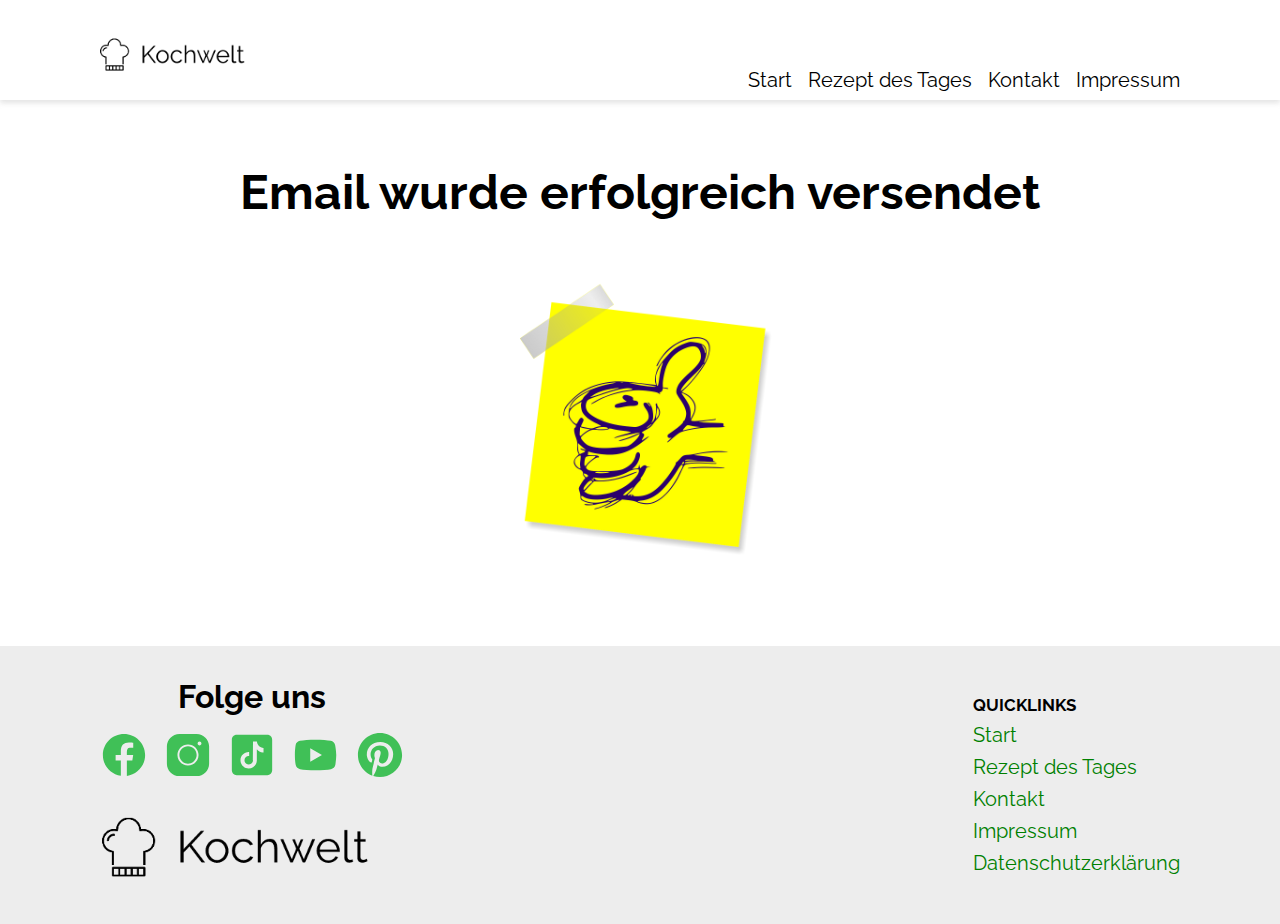
<file: send_mail.html>
<!DOCTYPE html>
<html lang="en">

<head>
    <meta charset="UTF-8" />
    <meta name="viewport" content="width=device-width, initial-scale=1.0" />
    <link rel="stylesheet" href="css/send_mail.css" />
    <link rel="stylesheet" href="css/style.css" />
    <script src="/function.js" defer></script>
    <link rel="icon" href="img/logo_small.png" type="image/x-icon" />
    <title>Kochwelt</title>
    <link rel="preconnect" href="https://fonts.googleapis.com" />
    <link rel="preconnect" href="https://fonts.gstatic.com" crossorigin />
    <link href="https://fonts.googleapis.com/css2?family=Raleway:ital,wght@0,100..900;1,100..900&display=swap"
        rel="stylesheet" />
</head>

<body>
    <header>
        <div class="contentHeader width">
            <a href="/index.html"><img src="/img/logo.png" alt="Logo" /></a>
            <nav>
                <a href="/index.html" class="naviLink">Start</a>
                <a href="/recipies/receipt_Zaziki.html" class="naviLink">Rezept des Tages</a>
                <a href="/contact.html" class="naviLink">Kontakt</a>
                <a href="/impress.html" class="naviLink">Impressum</a>
            </nav>
            <button id="buttonHamburger" onclick="toggleMobileNav()">
                <img src="/img/icons8-menü-50.png" alt="HamburgerMenue" />
            </button>
            <!--<a target="_blank" href="https://icons8.com/icon/8113/menu">Menü</a> Icon von <a target="_blank" href="https://icons8.com">Icons8</a>-->
            <div id="mobileNav" class="mobileNav closed">
                <button id="buttonClose" onclick="toggleMobileNav()">X</button>
                <a href="/index.html" class="naviLink">Start</a>
                <a href="/recipies/receipt_Zaziki.html" class="naviLink">Rezept des Tages</a>
                <a href="/contact.html" class="naviLink">Kontakt</a>
                <a href="/impress.html" class="naviLink">Impressum</a>
            </div>
        </div>
    </header>
    <section class="sectionMailFeedback">
        <div class="sectionMailFeedbackContent width">
            <h2>Email wurde erfolgreich versendet</h2>
            <a href="/index.html"><img src="/img/thumb_up.png" alt="Daumen hoch"></a>
        </div>
    </section>
    <footer>
        <div class="footer_main">
            <div class="footer_left">
                <div class="footer_social_section">
                    <h4>Folge uns</h4>
                    <div class="footer_social_logo">
                        <a href="https://www.facebook.com/">
                            <img src="/img/icons/socialmedia/facebook.svg" alt="Facebook">
                        </a>
                        <a href="https://www.instagram.com/">
                            <img src="/img/icons/socialmedia/instagram.svg" alt="Instagram">
                        </a>
                        <a href="https://www.tiktok.com/">
                            <img src="/img/icons/socialmedia/tiktok.svg" alt="TikTok">
                        </a>
                        <a href="https://www.tiktok.com/">
                            <img src="/img/icons/socialmedia/youtube.svg" alt="Youtube">
                        </a>
                        <a href="https://www.pinterest.com/">
                            <img src="/img/icons/socialmedia/pinterest.svg" alt="Pinterest">
                        </a>
                    </div>
                </div>
                <img src="img/logo.png" alt="website logo" class="footer_logo">
            </div>
            <div class="footer_right">
                <h5>QUICKLINKS</h5>
                <a href="/index.html" class="footer_link">Start</a>
                <a href="/recipies/receipt_Zaziki.html" class="footer_link">Rezept des Tages</a>
                <a href="/contact.html" class="footer_link">Kontakt</a>
                <a href="/impress.html" class="footer_link">Impressum</a>
                <a href="/private_policy.html" class="footer_link">Datenschutzerkl&auml;rung</a>
            </div>
        </div>
    </footer>

</body>

</html>
</file>
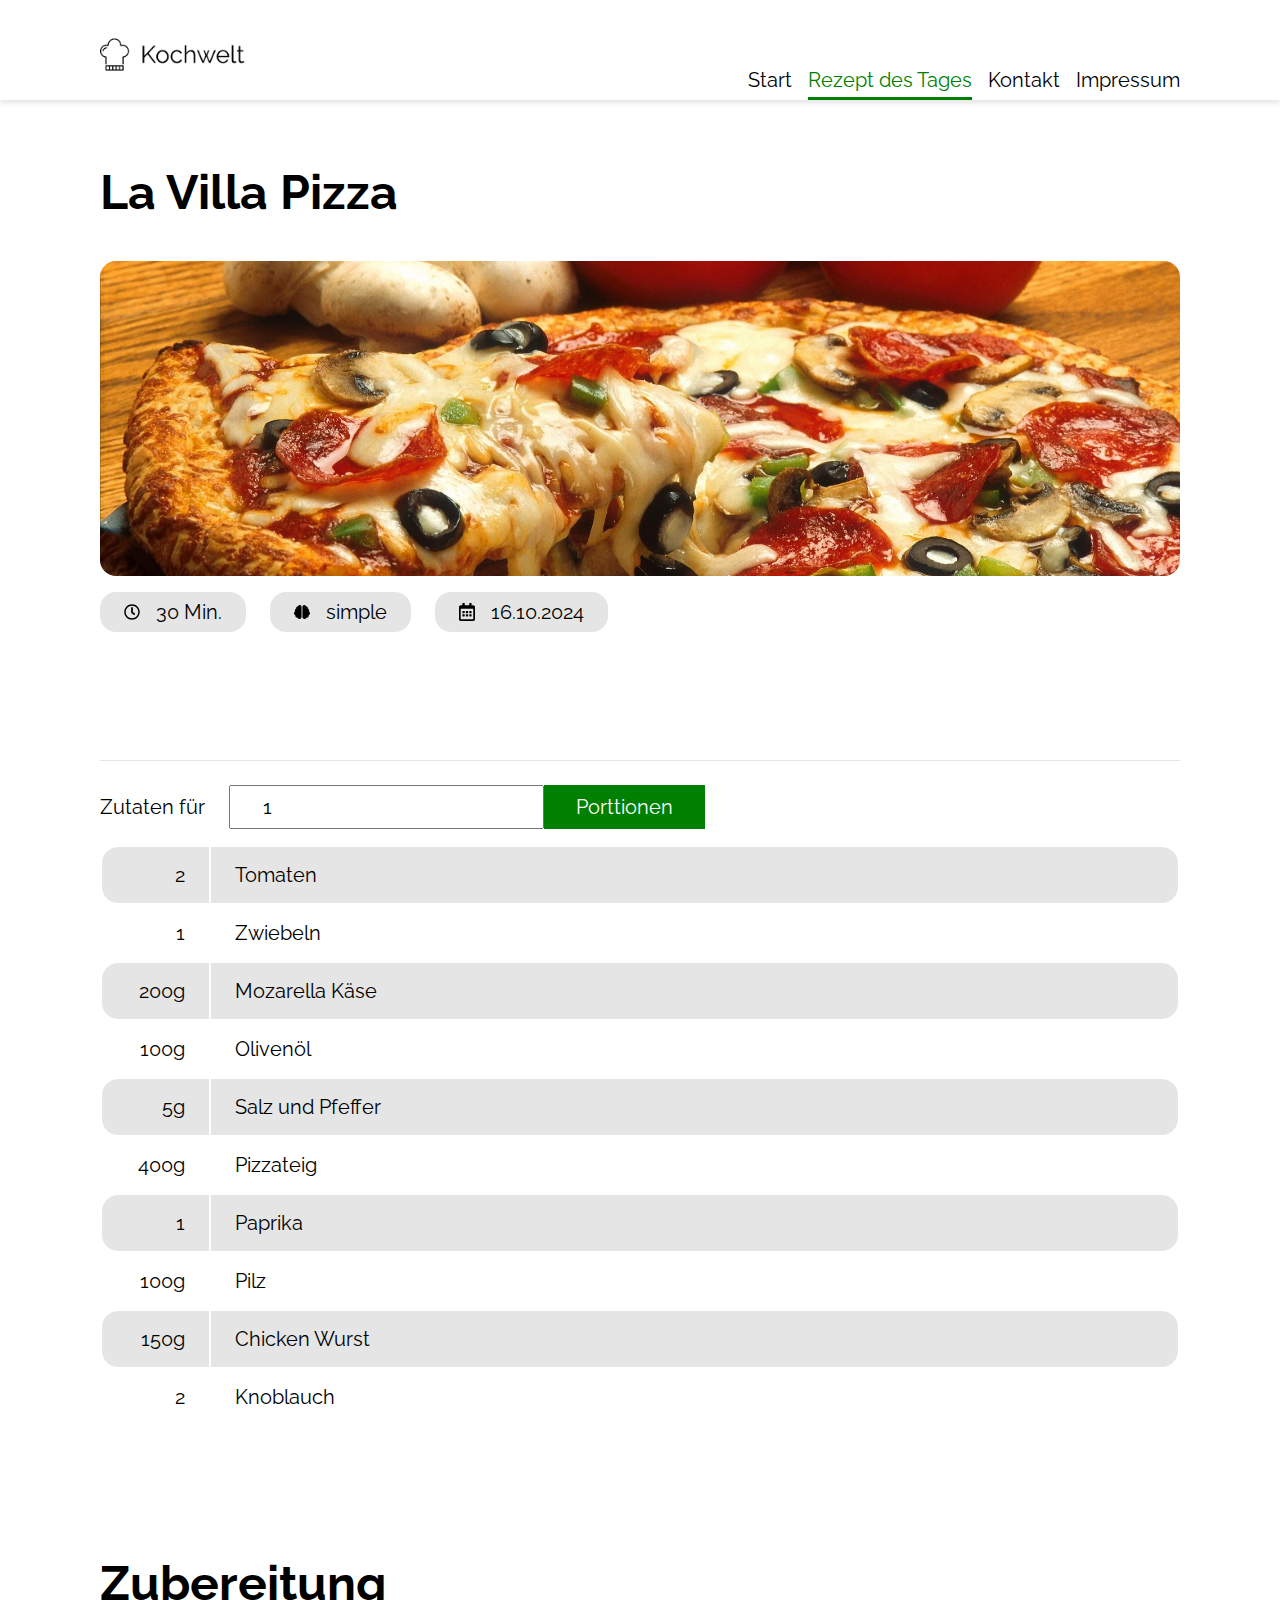
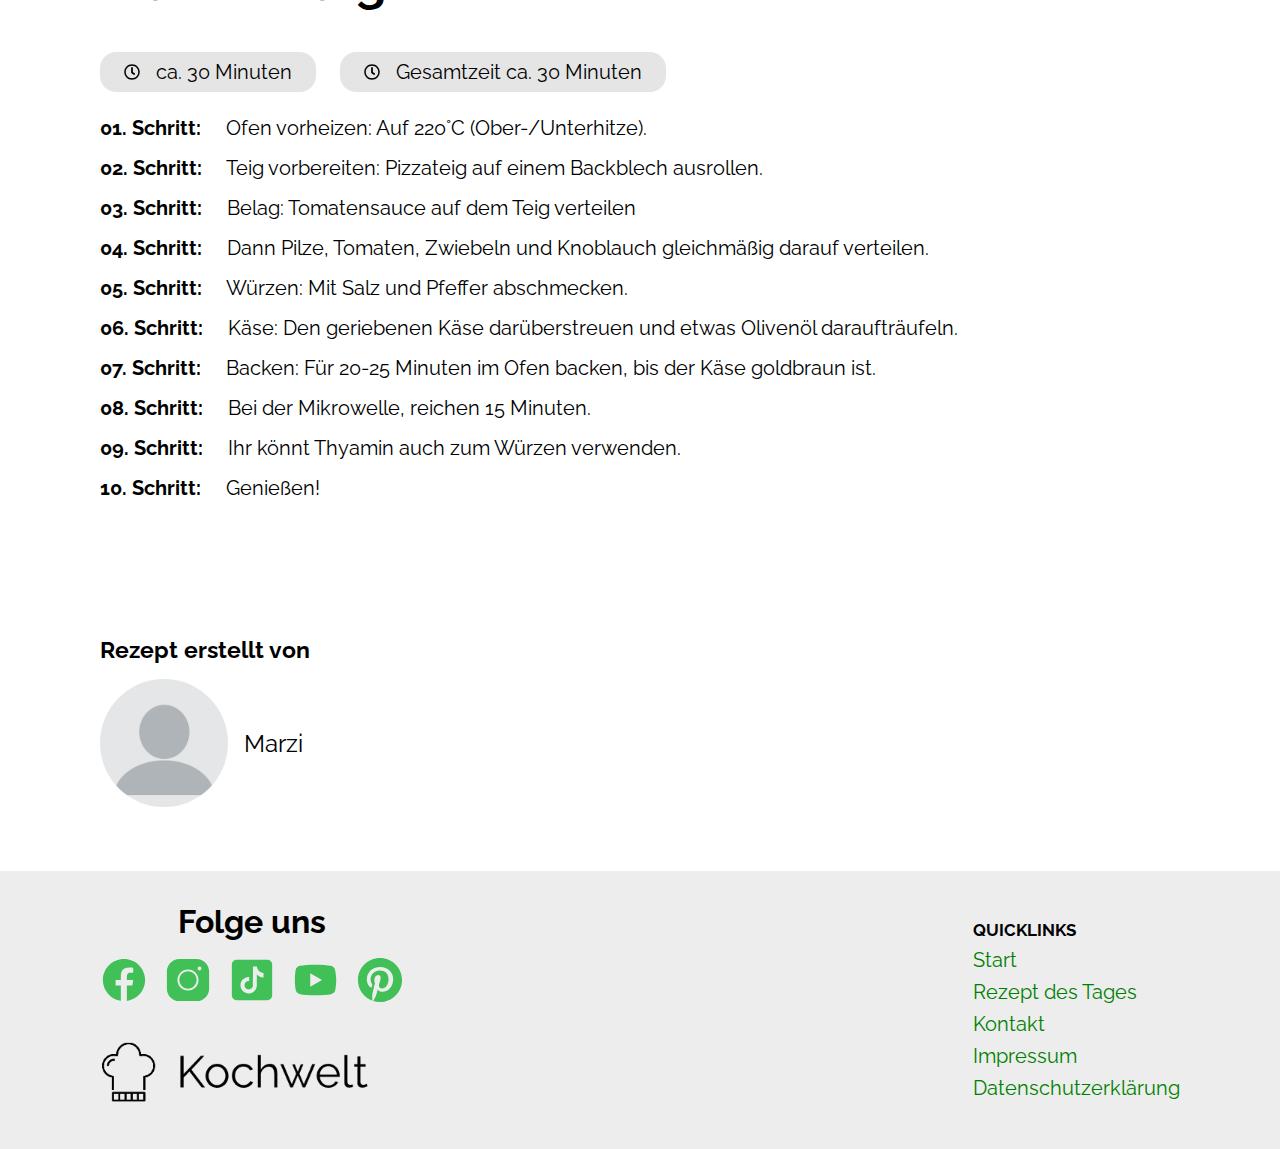
<file: recipies/receipt_pizza.html>
<!DOCTYPE html>
<html lang="en">

<head>
    <meta charset="UTF-8">
    <meta name="viewport" content="width=device-width, initial-scale=1.0">
    <title>Zaziki</title>
    <link rel="icon" href="/img/logo_small.png" type="image/x-icon" />
    <link rel="stylesheet" href="/css/styleReceipt.css">
    <link rel="stylesheet" href="/css/style.css">
    <script src="/function.js" defer></script>
    <link rel="preconnect" href="https://fonts.googleapis.com">
    <link rel="preconnect" href="https://fonts.gstatic.com" crossorigin>
    <link href="https://fonts.googleapis.com/css2?family=Raleway:ital,wght@0,100..900;1,100..900&display=swap"
        rel="stylesheet">
</head>

<body>
    <header>
        <div class="contentHeader width">
            <a href="/index.html"><img src="/img/logo.png" alt="Logo"></a>
            <nav>
                <a href="/index.html" class="naviLink">Start</a>
                <a href="/recipies/receipt_Zaziki.html" class="naviLinkSelected">Rezept des Tages</a>
                <a href="/contact.html" class="naviLink">Kontakt</a>
                <a href="/impress.html" class="naviLink">Impressum</a>
            </nav>
            <button id="buttonHamburger" onclick="toggleMobileNav()"><img src="/img/icons8-menü-50.png"
                    alt="HamburgerMenue"></button>
            <!--<a target="_blank" href="https://icons8.com/icon/8113/menu">Menü</a> Icon von <a target="_blank" href="https://icons8.com">Icons8</a>-->
            <div id="mobileNav" class="mobileNav closed">
                <button id="buttonClose" onclick="toggleMobileNav()">X</button>
                <a href="/index.html" class="naviLink">Start</a>
                <a href="/recipies/receipt_Zaziki.html" class="naviLinkSelected">Rezept des Tages</a>
                <a href="/contact.html" class="naviLink">Kontakt</a>
                <a href="/impress.html" class="naviLink">Impressum</a>
            </div>
        </div>
    </header>
    <section class="title">
        <div class="titleContent width">
            <h2>La Villa Pizza</h2>
            <img class="receiptImg" src="/img/pizza.jpg" alt="pizza">
            <div class="receiptInfos">
                <div class="receiptInfo">
                    <img class="receiptIcon" src="/img/icons/clock-regular.svg" alt="Uhr Icon">
                    <p>30 Min.</p>
                </div>
                <div class="receiptInfo">
                    <img class="receiptIcon" src="/img/icons/brain-solid.svg" alt="Brain Icon">
                    <p>simple</p>
                </div>
                <div class="receiptInfo">
                    <img class="receiptIcon" src="/img/icons/calendar-alt-regular.svg" alt="Kalender Icon">
                    <p>16.10.2024</p>
                </div>
            </div>
        </div>
    </section>
    <section class="ingredients">
        <div class="ingredientsContent width">
            <form>
                <label for="amount">Zutaten für</label>
                <input id="amount" min=1 type="number" placeholder="1" value="1">
                <button class="buttonLink">Porttionen</button>
            </form>
            <table>
                <tr class="tableRow" id="tableRow1">
                    <td class="tdAmount">2</td>
                    <td class="tdDecription">Tomaten</td>
                </tr>
                <tr class="tableRow" id="tableRow2">
                    <td class="tdAmount">1</td>
                    <td class="tdDecription">Zwiebeln</td>
                </tr>
                <tr class="tableRow" id="tableRow3">
                    <td class="tdAmount">200g</td>
                    <td class="tdDecription">Mozarella Käse</td>
                </tr>
                <tr class="tableRow" id="tableRow4">
                    <td class="tdAmount">100g</td>
                    <td class="tdDecription">Olivenöl</td>
                </tr>
                <tr class="tableRow" id="tableRow5">
                    <td class="tdAmount">5g</td>
                    <td class="tdDecription">Salz und Pfeffer</td>
                </tr>
                <tr class="tableRow" id="tableRow6">
                    <td class="tdAmount">400g</td>
                    <td class="tdDecription">Pizzateig</td>
                </tr>
                <tr class="tableRow" id="tableRow7">
                    <td class="tdAmount">1</td>
                    <td class="tdDecription">Paprika</td>
                </tr>
                <tr class="tableRow" id="tableRow8">
                    <td class="tdAmount">100g</td>
                    <td class="tdDecription">Pilz</td>
                </tr>
                <tr class="tableRow" id="tableRow9">
                    <td class="tdAmount">150g</td>
                    <td class="tdDecription">Chicken Wurst</td>
                </tr>
                <tr class="tableRow" id="tableRow10">
                    <td class="tdAmount">2</td>
                    <td class="tdDecription">Knoblauch</td>
                </tr>
            </table>
        </div>
    </section>
    <section class="preparation">
        <div class="preparationContent width">
            <h2>Zubereitung</h2>
            <div class="receiptInfos">
                <div class="receiptInfo">
                    <img class="receiptIcon" src="/img/icons/clock-regular.svg" alt="Uhr Icon">
                    <p>ca. 30 Minuten</p>
                </div>
                <div class="receiptInfo">
                    <img class="receiptIcon" src="/img/icons/clock-regular.svg" alt="Uhr Icon">
                    <p>Gesamtzeit ca. 30 Minuten</p>
                </div>
            </div>
            <ol>
                <li> <b>Schritt:</b> <span class="tab"> </span>Ofen vorheizen: Auf 220°C (Ober-/Unterhitze).</li>
                <li> <b> Schritt:</b><span class="tab"> </span>Teig vorbereiten: Pizzateig auf einem Backblech
                    ausrollen.
                </li>
                <li> <b> Schritt:</b><span class="tab"> </span>Belag: Tomatensauce auf dem Teig verteilen</li>
                <li> <b> Schritt:</b><span class="tab"> </span>Dann Pilze, Tomaten, Zwiebeln und Knoblauch gleichmäßig
                    darauf verteilen.</li>
                <li> <b> Schritt:</b><span class="tab"> </span>Würzen: Mit Salz und Pfeffer abschmecken.</li>
                <li> <b> Schritt:</b><span class="tab"> </span>Käse: Den geriebenen Käse darüberstreuen und etwas
                    Olivenöl daraufträufeln.
                </li>
                <li> <b> Schritt:</b><span class="tab"> </span>Backen: Für 20-25 Minuten im Ofen backen, bis der Käse
                    goldbraun ist.</li>
                <li> <b> Schritt:</b><span class="tab"> </span>Bei der Mikrowelle, reichen 15 Minuten.</li>
                <li> <b> Schritt:</b><span class="tab"> </span>Ihr könnt Thyamin auch zum Würzen verwenden.</li>
                <li> <b> Schritt:</b><span class="tab"> </span>Genießen!
                </li>
            </ol>
        </div>
    </section>
    <section class="creator">
        <div class="creatorContent width">
            <h3>Rezept erstellt von</h3>
            <div class="creatorInfo">
                <img src="/img/profile.png" alt="Bild vom Ersteller">
                <span>Marzi</span>
            </div>
        </div>
    </section>
    <footer>
        <div class="footer_main">
            <div class="footer_left">
                <div class="footer_social_section">
                    <h4>Folge uns</h4>
                    <div class="footer_social_logo">
                        <a href="https://www.facebook.com/">
                            <img src="/img/icons/socialmedia/facebook.svg" alt="Facebook">
                        </a>
                        <a href="https://www.instagram.com/">
                            <img src="/img/icons/socialmedia/instagram.svg" alt="Instagram">
                        </a>
                        <a href="https://www.tiktok.com/">
                            <img src="/img/icons/socialmedia/tiktok.svg" alt="TikTok">
                        </a>
                        <a href="https://www.tiktok.com/">
                            <img src="/img/icons/socialmedia/youtube.svg" alt="Youtube">
                        </a>
                        <a href="https://www.pinterest.com/">
                            <img src="/img/icons/socialmedia/pinterest.svg" alt="Pinterest">
                        </a>
                    </div>
                </div>
                <img src="/img/logo.png" alt="website logo" class="footer_logo">
            </div>
            <div class="footer_right">
                <h5>QUICKLINKS</h5>
                <a href="/index.html" class="footer_link">Start</a>
                <a href="/recipies/receipt_Zaziki.html" class="footer_link">Rezept des Tages</a>
                <a href="/contact.html" class="footer_link">Kontakt</a>
                <a href="/impress.html" class="footer_link">Impressum</a>
                <a href="/private_policy.html" class="footer_link">Datenschutzerkl&auml;rung</a>
            </div>
        </div>
    </footer>

</body>

</html>
</file>
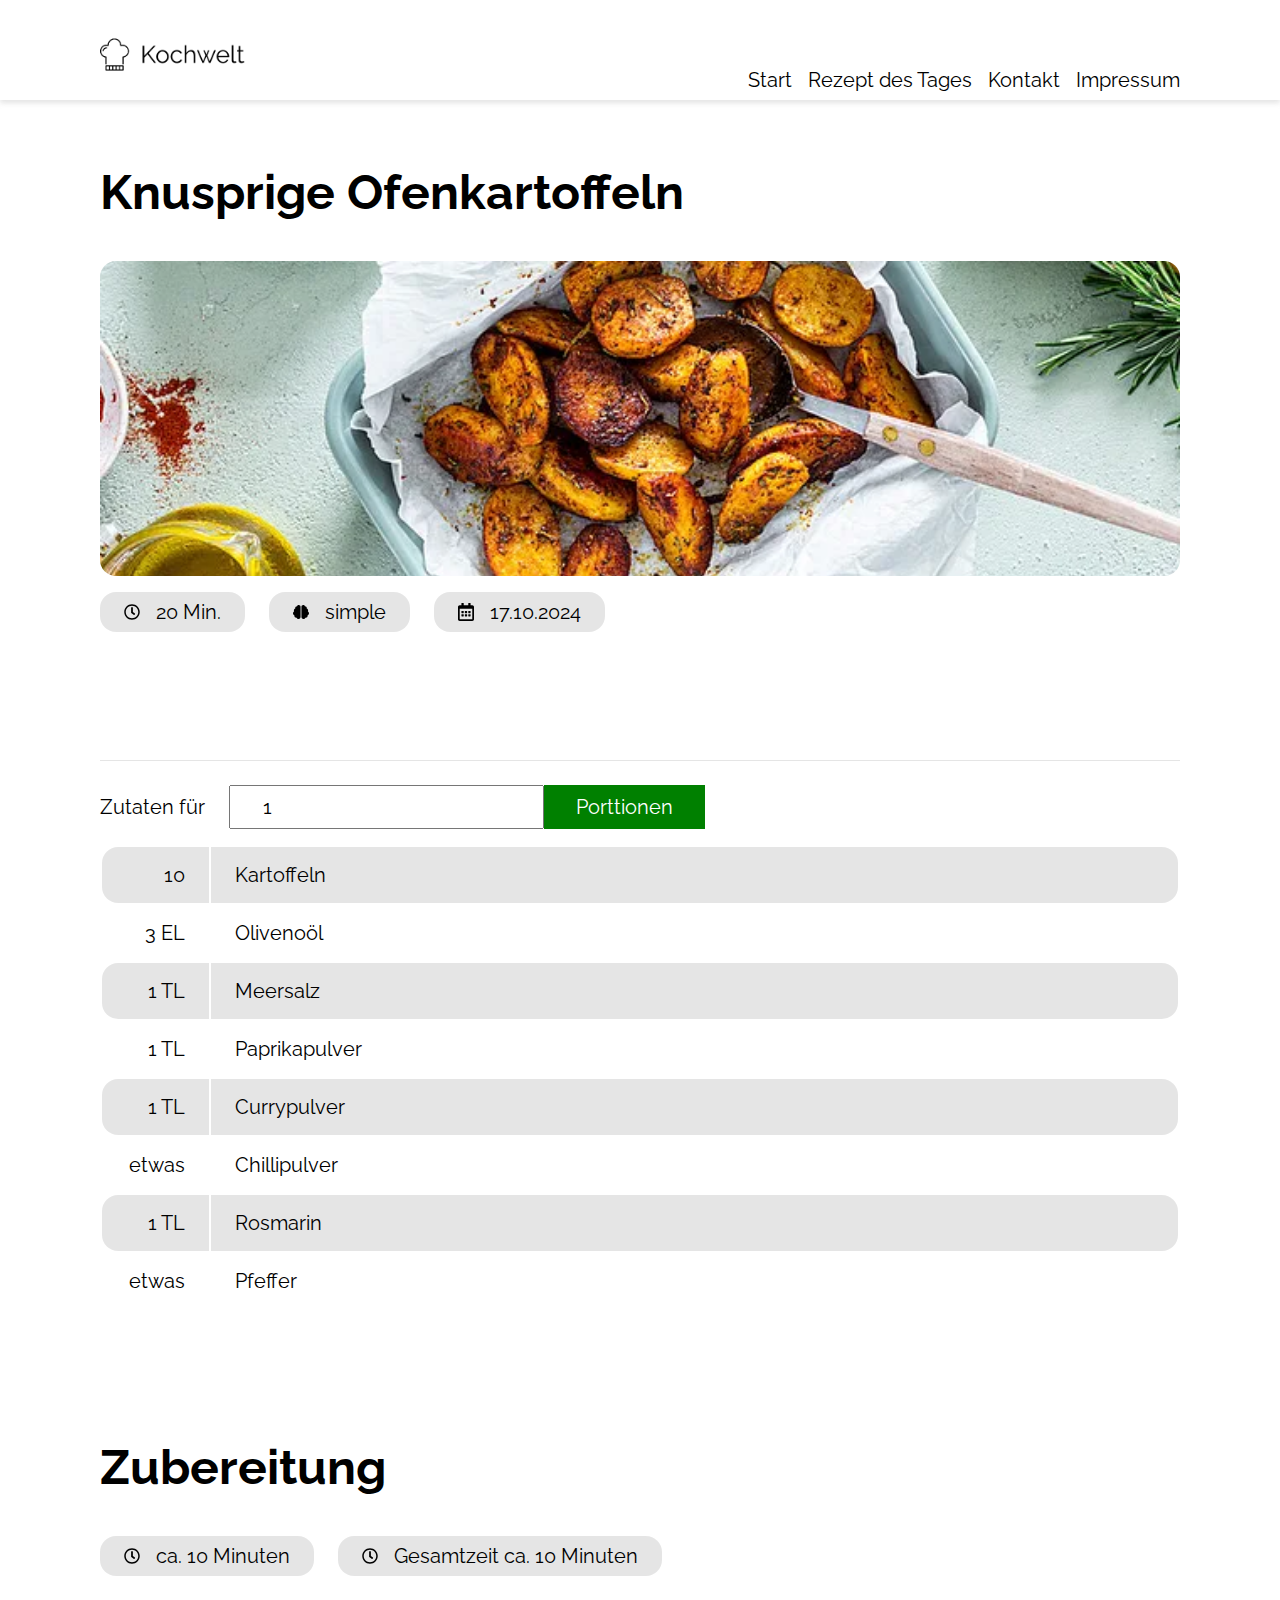
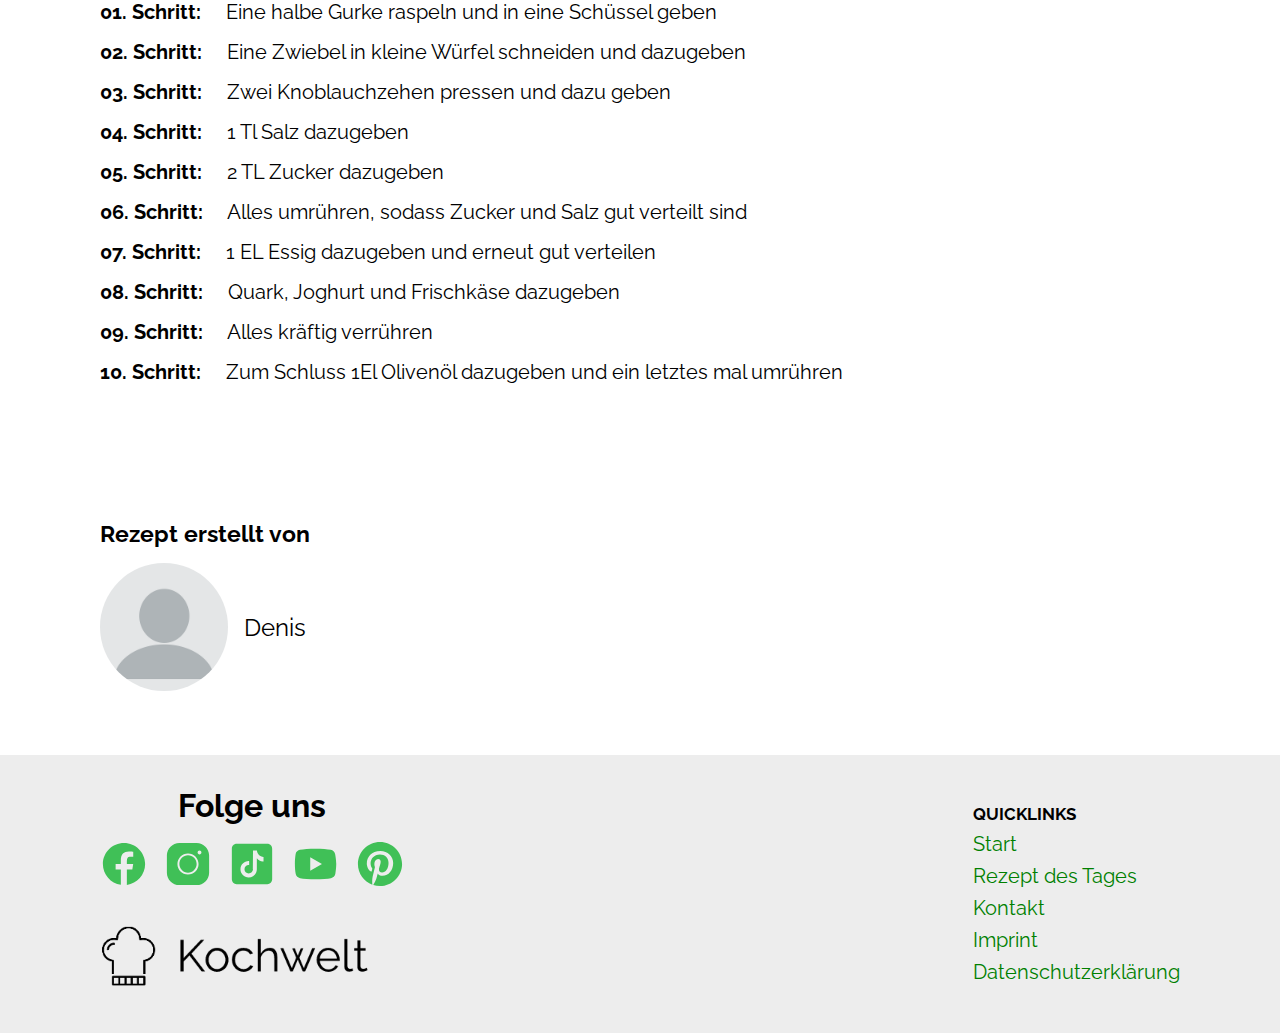
<file: recipies/receipt_potato.html>
<!DOCTYPE html>
<html lang="en">

<head>
    <meta charset="UTF-8">
    <meta name="viewport" content="width=device-width, initial-scale=1.0">
    <title>Zaziki</title>
<link rel="icon" href="/img/logo_small.png" type="image/x-icon" />
    <link rel="stylesheet" href="/css/styleReceipt.css">
    <link rel="stylesheet" href="/css/style.css">
    <script src="/function.js" defer></script>
    <link rel="preconnect" href="https://fonts.googleapis.com">
    <link rel="preconnect" href="https://fonts.gstatic.com" crossorigin>
    <link href="https://fonts.googleapis.com/css2?family=Raleway:ital,wght@0,100..900;1,100..900&display=swap"
        rel="stylesheet">
</head>

<body>
    <header>
        <div class="contentHeader width">
            <a href="/index.html"><img src="/img/logo.png" alt="Logo"></a>
            <nav>
                <a href="/index.html" class="naviLink">Start</a>
                <a href="/recipies/receipt_Zaziki.html" class="naviLink">Rezept des Tages</a>
                <a href="/contact.html" class="naviLink">Kontakt</a>
                <a href="/impress.html" class="naviLink">Impressum</a>
            </nav>
            <button id="buttonHamburger" onclick="toggleMobileNav()"><img src="/img/icons8-menü-50.png"
                    alt="HamburgerMenue"></button>
            <!--<a target="_blank" href="https://icons8.com/icon/8113/menu">Menü</a> Icon von <a target="_blank" href="https://icons8.com">Icons8</a>-->
            <div id="mobileNav" class="mobileNav closed">
                <button id="buttonClose" onclick="toggleMobileNav()">X</button>
                <a href="/index.html" class="naviLink">Start</a>
                <a href="/recipies/receipt_Zaziki.html" class="naviLink">Rezept des Tages</a>
                <a href="/contact.html" class="naviLink">Kontakt</a>
                <a href="/impress.html" class="naviLink">Impressum</a>
            </div>
        </div>
    </header>
    <section class="title">
        <div class="titleContent width">
            <h2>Knusprige Ofenkartoffeln</h2>
            <img class="receiptImg" src="/img/knusprige-ofenkartoffeln.webp" alt="Knusprige Ofenkartoffeln">
            <div class="receiptInfos">
                <div class="receiptInfo">
                    <img class="receiptIcon" src="/img/icons/clock-regular.svg" alt="Uhr Icon">
                    <p>20 Min.</p>
                </div>
                <div class="receiptInfo">
                    <img class="receiptIcon" src="/img/icons/brain-solid.svg" alt="Brain Icon">
                    <p>simple</p>
                </div>
                <div class="receiptInfo">
                    <img class="receiptIcon" src="/img/icons/calendar-alt-regular.svg" alt="Kalender Icon">
                    <p>17.10.2024</p>
                </div>
            </div>
        </div>
    </section>
    <section class="ingredients">
        <div class="ingredientsContent width">
            <form>
                <label for="amount">Zutaten für</label>
                <input id="amount" min=1 type="number" placeholder="1" value="1">
                <button class="buttonLink">Porttionen</button>
            </form>
            <table>
                <tr class="tableRow" id="tableRow1">
                    <td class="tdAmount">10</td>
                    <td class="tdDecription">Kartoffeln</td>
                </tr>
                <tr class="tableRow" id="tableRow2">
                    <td class="tdAmount">3 EL</td>
                    <td class="tdDecription">Oliveno&#246;l</td>
                </tr>
                <tr class="tableRow" id="tableRow3">
                    <td class="tdAmount">1 TL</td>
                    <td class="tdDecription">Meersalz</td>
                </tr>
                <tr class="tableRow" id="tableRow4">
                    <td class="tdAmount">1 TL</td>
                    <td class="tdDecription">Paprikapulver</td>
                </tr>
                <tr class="tableRow" id="tableRow5">
                    <td class="tdAmount">1 TL</td>
                    <td class="tdDecription">Currypulver</td>
                </tr>
                <tr class="tableRow" id="tableRow6">
                    <td class="tdAmount">etwas</td>
                    <td class="tdDecription">Chillipulver</td>
                </tr>
                <tr class="tableRow" id="tableRow7">
                    <td class="tdAmount">1 TL</td>
                    <td class="tdDecription">Rosmarin</td>
                </tr>
                <tr class="tableRow" id="tableRow8">
                    <td class="tdAmount">etwas</td>
                    <td class="tdDecription">Pfeffer</td>
                </tr>
            </table>
        </div>
    </section>
    <section class="preparation">
        <div class="preparationContent width">
            <h2>Zubereitung</h2>
            <div class="receiptInfos">
                <div class="receiptInfo">
                    <img class="receiptIcon" src="/img/icons/clock-regular.svg" alt="Uhr Icon">
                    <p>ca. 10 Minuten</p>
                </div>
                <div class="receiptInfo">
                    <img class="receiptIcon" src="/img/icons/clock-regular.svg" alt="Uhr Icon">
                    <p>Gesamtzeit ca. 10 Minuten</p>
                </div>
            </div>
            <ol>
                <li> <b>Schritt:</b> <span class="tab"> </span>Eine halbe Gurke raspeln und in eine Schüssel geben</li>
                <li> <b> Schritt:</b><span class="tab"> </span>Eine Zwiebel in kleine Würfel schneiden und dazugeben
                </li>
                <li> <b> Schritt:</b><span class="tab"> </span>Zwei Knoblauchzehen pressen und dazu geben</li>
                <li> <b> Schritt:</b><span class="tab"> </span>1 Tl Salz dazugeben</li>
                <li> <b> Schritt:</b><span class="tab"> </span>2 TL Zucker dazugeben</li>
                <li> <b> Schritt:</b><span class="tab"> </span>Alles umrühren, sodass Zucker und Salz gut verteilt sind
                </li>
                <li> <b> Schritt:</b><span class="tab"> </span>1 EL Essig dazugeben und erneut gut verteilen</li>
                <li> <b> Schritt:</b><span class="tab"> </span>Quark, Joghurt und Frischkäse dazugeben</li>
                <li> <b> Schritt:</b><span class="tab"> </span>Alles kräftig verrühren</li>
                <li> <b> Schritt:</b><span class="tab"> </span>Zum Schluss 1El Olivenöl dazugeben und ein letztes mal
                    umrühren</li>
            </ol>
        </div>
    </section>
    <section class="creator">
        <div class="creatorContent width">
            <h3>Rezept erstellt von</h3>
            <div class="creatorInfo">
                <img src="/img/profile.png" alt="Bild vom Ersteller">
                <span>Denis</span>
            </div>
        </div>
    </section>
    <footer>
        <div class="footer_main">
          <div class="footer_left">
            <div class="footer_social_section">
              <h4>Folge uns</h4>
              <div class="footer_social_logo">
                <a href="https://www.facebook.com/">
                  <img src="/img/icons/socialmedia/facebook.svg" alt="Facebook">
                </a>
                <a href="https://www.instagram.com/">
                  <img src="/img/icons/socialmedia/instagram.svg" alt="Instagram">
                </a>
                <a href="https://www.tiktok.com/">
                  <img src="/img/icons/socialmedia/tiktok.svg" alt="TikTok">
                </a>
                <a href="https://www.tiktok.com/">
                  <img src="/img/icons/socialmedia/youtube.svg" alt="Youtube">
                </a>
                <a href="https://www.pinterest.com/">
                  <img src="/img/icons/socialmedia/pinterest.svg" alt="Pinterest">
                </a>
              </div>
            </div>
            <img src="/img/logo.png" alt="website logo" class="footer_logo">
          </div>
          <div class="footer_right">
            <h5>QUICKLINKS</h5>
            <a href="index.html" class="footer_link">Start</a>
            <a href="/recipies/receipt_Zaziki.html" class="footer_link">Rezept des Tages</a>
            <a href="/contact.html" class="footer_link">Kontakt</a>
            <a href="/impress.html" class="footer_link">Imprint</a>
            <a href="/private_policy.html" class="footer_link">Datenschutzerkl&auml;rung</a>
        </div>
        </div>
      </footer>
</body>

</html>
</file>
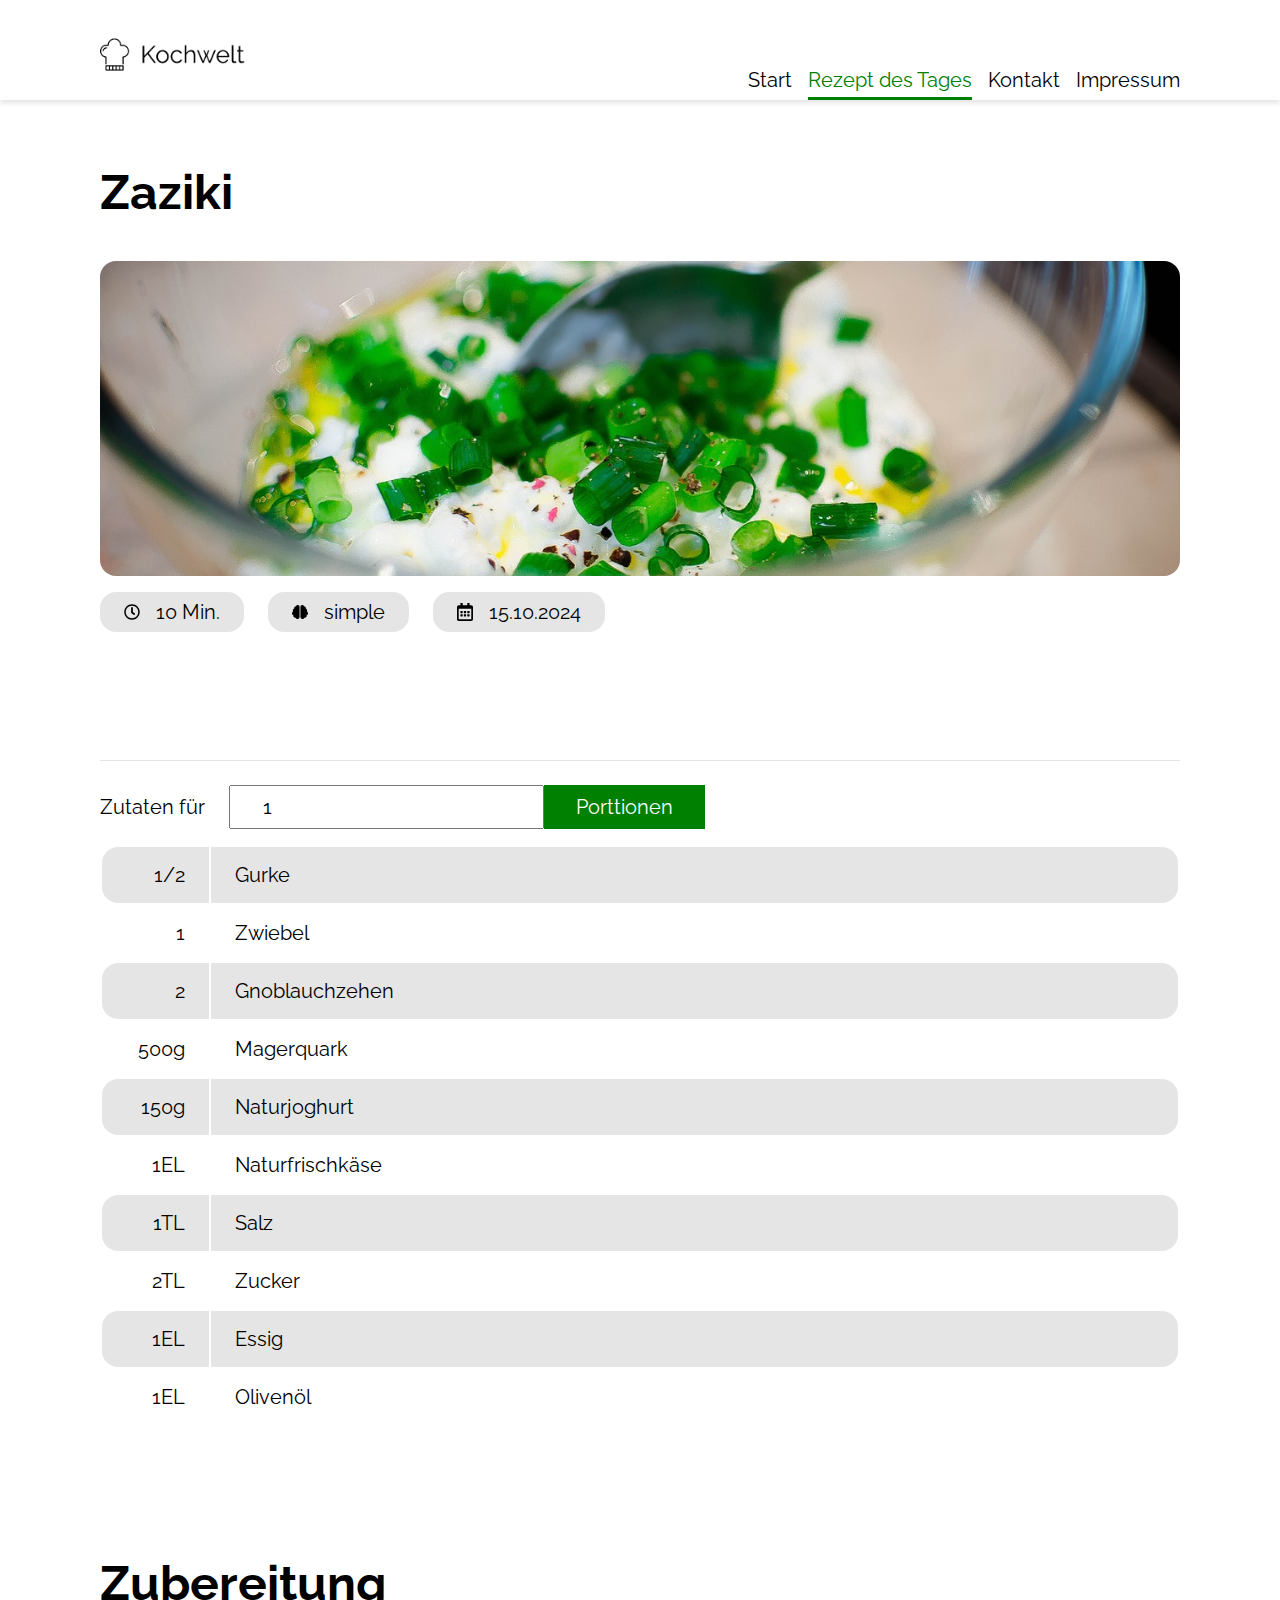
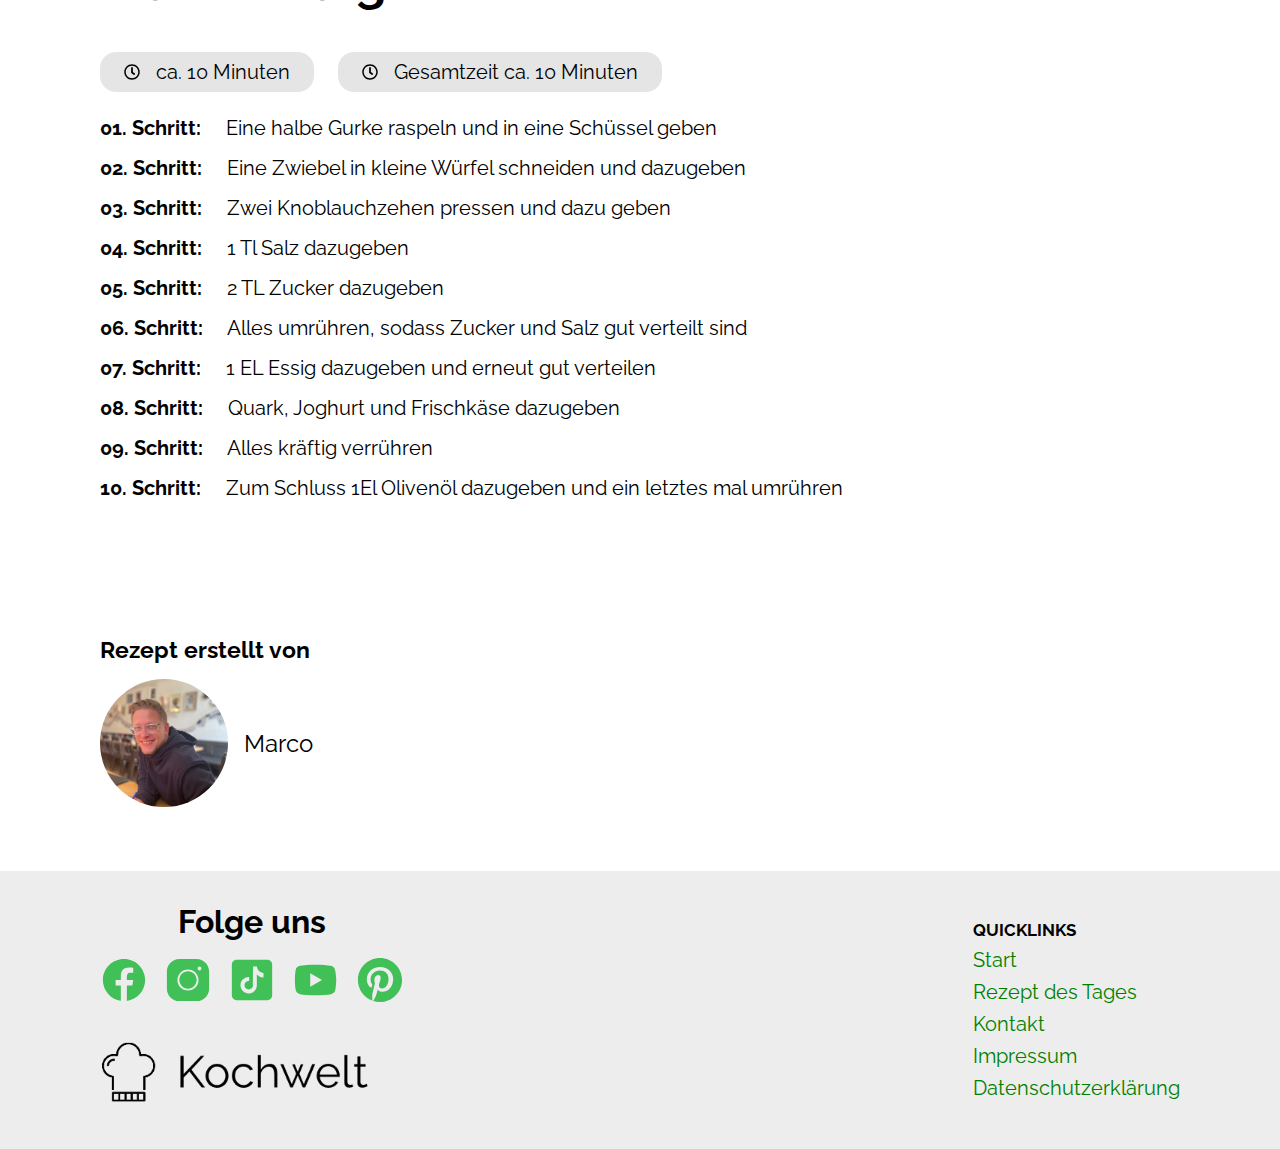
<file: recipies/receipt_Zaziki.html>
<!DOCTYPE html>
<html lang="en">

<head>
    <meta charset="UTF-8">
    <meta name="viewport" content="width=device-width, initial-scale=1.0">
    <title>Zaziki</title>
    <link rel="icon" href="/img/logo_small.png" type="image/x-icon" />
    <link rel="stylesheet" href="/css/styleReceipt.css">
    <link rel="stylesheet" href="/css/style.css">
    <script src="/function.js" defer></script>
    <link rel="preconnect" href="https://fonts.googleapis.com">
    <link rel="preconnect" href="https://fonts.gstatic.com" crossorigin>
    <link href="https://fonts.googleapis.com/css2?family=Raleway:ital,wght@0,100..900;1,100..900&display=swap"
        rel="stylesheet">
</head>

<body>
    <header>
        <div class="contentHeader width">
            <a href="/index.html"><img src="/img/logo.png" alt="Logo"></a>
            <nav>
                <a href="/index.html" class="naviLink">Start</a>
                <a href="/recipies/receipt_Zaziki.html" class="naviLinkSelected">Rezept des Tages</a>
                <a href="/contact.html" class="naviLink">Kontakt</a>
                <a href="/impress.html" class="naviLink">Impressum</a>
            </nav>
            <button id="buttonHamburger" onclick="toggleMobileNav()"><img src="/img/icons8-menü-50.png"
                    alt="HamburgerMenue"></button>
            <!--<a target="_blank" href="https://icons8.com/icon/8113/menu">Menü</a> Icon von <a target="_blank" href="https://icons8.com">Icons8</a>-->
            <div id="mobileNav" class="mobileNav closed">
                <button id="buttonClose" onclick="toggleMobileNav()">X</button>
                <a href="/index.html" class="naviLink">Start</a>
                <a href="/recipies/receipt_Zaziki.html" class="naviLinkSelected">Rezept des Tages</a>
                <a href="/contact.html" class="naviLink">Kontakt</a>
                <a href="/impress.html" class="naviLink">Impressum</a>
            </div>
        </div>
    </header>
    <section class="title">
        <div class="titleContent width">
            <h2>Zaziki</h2>
            <img class="receiptImg" src="/img/zaziki.jpg" alt="Zaziki">
            <div class="receiptInfos">
                <div class="receiptInfo">
                    <img class="receiptIcon" src="/img/icons/clock-regular.svg" alt="Uhr Icon">
                    <p>10 Min.</p>
                </div>
                <div class="receiptInfo">
                    <img class="receiptIcon" src="/img/icons/brain-solid.svg" alt="Brain Icon">
                    <p>simple</p>
                </div>
                <div class="receiptInfo">
                    <img class="receiptIcon" src="/img/icons/calendar-alt-regular.svg" alt="Kalender Icon">
                    <p>15.10.2024</p>
                </div>
            </div>
        </div>
    </section>
    <section class="ingredients">
        <div class="ingredientsContent width">
            <form>
                <label for="amount">Zutaten für</label>
                <input id="amount" min=1 type="number" placeholder="1" value="1">
                <button class="buttonLink">Porttionen</button>
            </form>
            <table>
                <tr class="tableRow" id="tableRow1">
                    <td class="tdAmount">1/2</td>
                    <td class="tdDecription">Gurke</td>
                </tr>
                <tr class="tableRow" id="tableRow2">
                    <td class="tdAmount">1</td>
                    <td class="tdDecription">Zwiebel</td>
                </tr>
                <tr class="tableRow" id="tableRow3">
                    <td class="tdAmount">2</td>
                    <td class="tdDecription">Gnoblauchzehen</td>
                </tr>
                <tr class="tableRow" id="tableRow4">
                    <td class="tdAmount">500g</td>
                    <td class="tdDecription">Magerquark</td>
                </tr>
                <tr class="tableRow" id="tableRow5">
                    <td class="tdAmount">150g</td>
                    <td class="tdDecription">Naturjoghurt</td>
                </tr>
                <tr class="tableRow" id="tableRow6">
                    <td class="tdAmount">1EL</td>
                    <td class="tdDecription">Naturfrischkäse</td>
                </tr>
                <tr class="tableRow" id="tableRow7">
                    <td class="tdAmount">1TL</td>
                    <td class="tdDecription">Salz</td>
                </tr>
                <tr class="tableRow" id="tableRow8">
                    <td class="tdAmount">2TL</td>
                    <td class="tdDecription">Zucker</td>
                </tr>
                <tr class="tableRow" id="tableRow9">
                    <td class="tdAmount">1EL</td>
                    <td class="tdDecription">Essig</td>
                </tr>
                <tr class="tableRow" id="tableRow10">
                    <td class="tdAmount">1EL</td>
                    <td class="tdDecription">Olivenöl</td>
                </tr>
            </table>
        </div>
    </section>
    <section class="preparation">
        <div class="preparationContent width">
            <h2>Zubereitung</h2>
            <div class="receiptInfos">
                <div class="receiptInfo">
                    <img class="receiptIcon" src="/img/icons/clock-regular.svg" alt="Uhr Icon">
                    <p>ca. 10 Minuten</p>
                </div>
                <div class="receiptInfo">
                    <img class="receiptIcon" src="/img/icons/clock-regular.svg" alt="Uhr Icon">
                    <p>Gesamtzeit ca. 10 Minuten</p>
                </div>
            </div>
            <ol>
                <li> <b>Schritt:</b> <span class="tab"> </span>Eine halbe Gurke raspeln und in eine Schüssel geben</li>
                <li> <b> Schritt:</b><span class="tab"> </span>Eine Zwiebel in kleine Würfel schneiden und dazugeben
                </li>
                <li> <b> Schritt:</b><span class="tab"> </span>Zwei Knoblauchzehen pressen und dazu geben</li>
                <li> <b> Schritt:</b><span class="tab"> </span>1 Tl Salz dazugeben</li>
                <li> <b> Schritt:</b><span class="tab"> </span>2 TL Zucker dazugeben</li>
                <li> <b> Schritt:</b><span class="tab"> </span>Alles umrühren, sodass Zucker und Salz gut verteilt sind
                </li>
                <li> <b> Schritt:</b><span class="tab"> </span>1 EL Essig dazugeben und erneut gut verteilen</li>
                <li> <b> Schritt:</b><span class="tab"> </span>Quark, Joghurt und Frischkäse dazugeben</li>
                <li> <b> Schritt:</b><span class="tab"> </span>Alles kräftig verrühren</li>
                <li> <b> Schritt:</b><span class="tab"> </span>Zum Schluss 1El Olivenöl dazugeben und ein letztes mal
                    umrühren</li>
            </ol>
        </div>
    </section>
    <section class="creator">
        <div class="creatorContent width">
            <h3>Rezept erstellt von</h3>
            <div class="creatorInfo">
                <img src="/img//profile_marco.png" alt="Bild vom Ersteller">
                <span>Marco</span>
            </div>
        </div>
    </section>
    <footer>
        <div class="footer_main">
            <div class="footer_left">
                <div class="footer_social_section">
                    <h4>Folge uns</h4>
                    <div class="footer_social_logo">
                        <a href="https://www.facebook.com/">
                            <img src="/img/icons/socialmedia/facebook.svg" alt="Facebook">
                        </a>
                        <a href="https://www.instagram.com/">
                            <img src="/img/icons/socialmedia/instagram.svg" alt="Instagram">
                        </a>
                        <a href="https://www.tiktok.com/">
                            <img src="/img/icons/socialmedia/tiktok.svg" alt="TikTok">
                        </a>
                        <a href="https://www.tiktok.com/">
                            <img src="/img/icons/socialmedia/youtube.svg" alt="Youtube">
                        </a>
                        <a href="https://www.pinterest.com/">
                            <img src="/img/icons/socialmedia/pinterest.svg" alt="Pinterest">
                        </a>
                    </div>
                </div>
                <img src="/img/logo.png" alt="website logo" class="footer_logo">
            </div>
            <div class="footer_right">
                <h5>QUICKLINKS</h5>
                <a href="/index.html" class="footer_link">Start</a>
                <a href="/recipies/receipt_Zaziki.html" class="footer_link">Rezept des Tages</a>
                <a href="/contact.html" class="footer_link">Kontakt</a>
                <a href="/impress.html" class="footer_link">Impressum</a>
                <a href="/private_policy.html" class="footer_link">Datenschutzerkl&auml;rung</a>
            </div>
        </div>
    </footer>

</body>

</html>
</file>
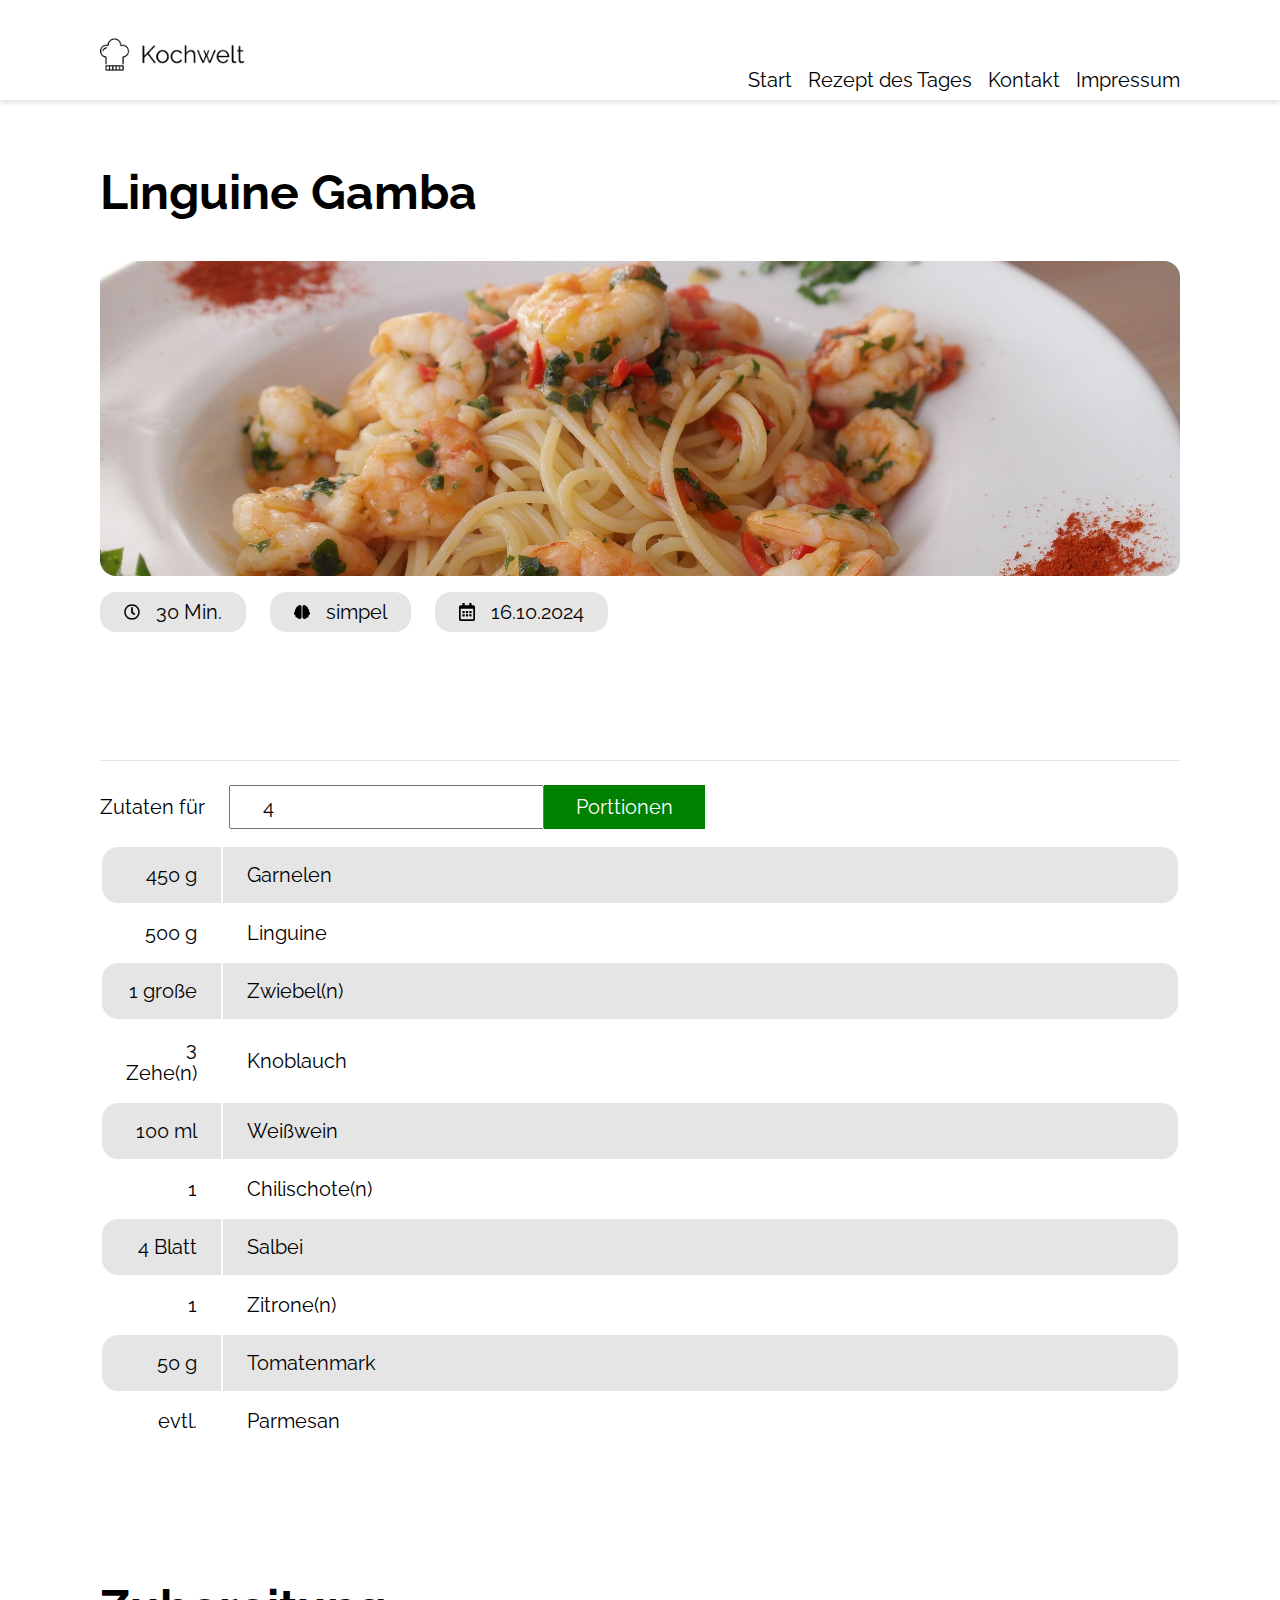
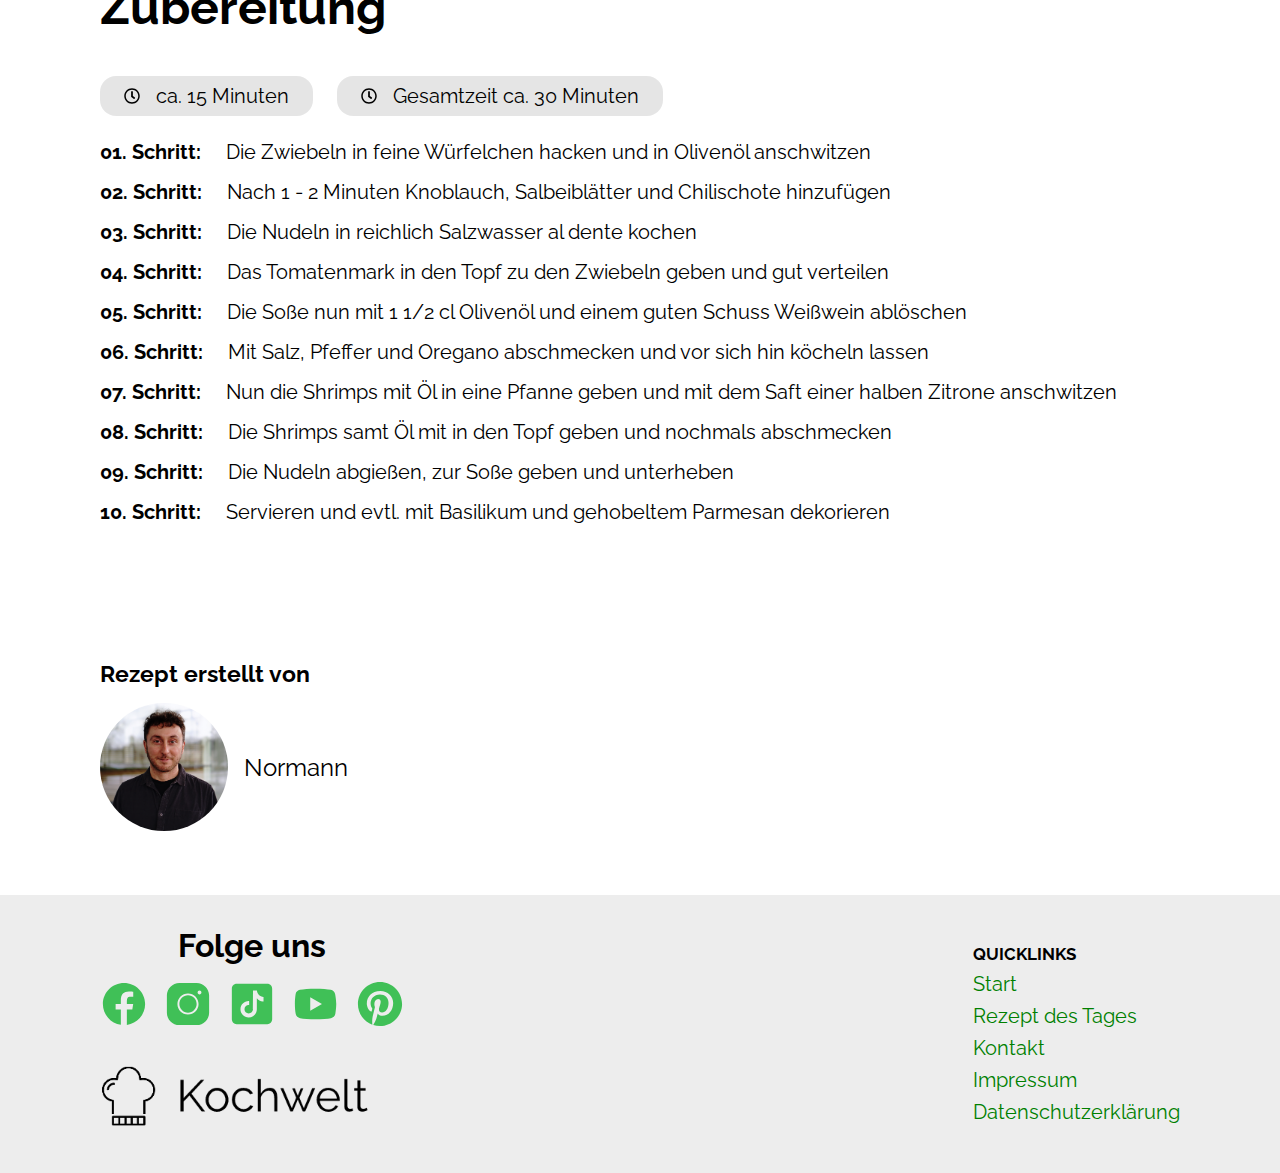
<file: recipies/recipe_linguine.html>
<!DOCTYPE html>
<html lang="en">

<head>
    <meta charset="UTF-8">
    <meta name="viewport" content="width=device-width, initial-scale=1.0">
    <title>Linguine Gamba</title>
    <link rel="icon" href="/img/logo_small.png" type="image/x-icon" />
    <link rel="stylesheet" href="/css/styleReceipt.css">
    <link rel="stylesheet" href="/css/style.css">
    <script src="/function.js" defer></script>
    <link rel="preconnect" href="https://fonts.googleapis.com">
    <link rel="preconnect" href="https://fonts.gstatic.com" crossorigin>
    <link href="https://fonts.googleapis.com/css2?family=Raleway:ital,wght@0,100..900;1,100..900&display=swap"
        rel="stylesheet">
</head>

<body>
    <header>
        <div class="contentHeader width">
            <a href="/index.html"><img src="/img/logo.png" alt="Logo"></a>
            <nav>
                <a href="/index.html" class="naviLink">Start</a>
                <a href="/recipies/receipt_Zaziki.html" class="naviLink">Rezept des Tages</a>
                <a href="/contact.html" class="naviLink">Kontakt</a>
                <a href="/impress.html" class="naviLink">Impressum</a>
            </nav>
            <button id="buttonHamburger" onclick="toggleMobileNav()"><img src="/img/icons8-menü-50.png"
                    alt="HamburgerMenue"></button>
            <!--<a target="_blank" href="https://icons8.com/icon/8113/menu">Menü</a> Icon von <a target="_blank" href="https://icons8.com">Icons8</a>-->
            <div id="mobileNav" class="mobileNav closed">
                <button id="buttonClose" onclick="toggleMobileNav()">X</button>
                <a href="/index.html" class="naviLink">Start</a>
                <a href="/recipies/receipt_Zaziki.html" class="naviLink">Rezept des Tages</a>
                <a href="/contact.html" class="naviLink">Kontakt</a>
                <a href="/impress.html" class="naviLink">Impressum</a>
            </div>
        </div>
    </header>
    <section class="title">
        <div class="titleContent width">
            <h2>Linguine Gamba</h2>
            <img class="receiptImg" src="/img/spaghetti.jpg" alt="Linguine Gamba">
            <div class="receiptInfos">
                <div class="receiptInfo">
                    <img class="receiptIcon" src="/img/icons/clock-regular.svg" alt="Uhr Icon">
                    <p>30 Min.</p>
                </div>
                <div class="receiptInfo">
                    <img class="receiptIcon" src="/img/icons/brain-solid.svg" alt="Brain Icon">
                    <p>simpel</p>
                </div>
                <div class="receiptInfo">
                    <img class="receiptIcon" src="/img/icons/calendar-alt-regular.svg" alt="Kalender Icon">
                    <p>16.10.2024</p>
                </div>
            </div>
        </div>
    </section>
    <section class="ingredients">
        <div class="ingredientsContent width">
            <form>
                <label for="amount">Zutaten für</label>
                <input id="amount" min=1 type="number" placeholder="1" value="4">
                <button class="buttonLink">Porttionen</button>
            </form>
            <table>
                <tr class="tableRow" id="tableRow1">
                    <td class="tdAmount">450 g</td>
                    <td class="tdDecription">Garnelen</td>
                </tr>
                <tr class="tableRow" id="tableRow2">
                    <td class="tdAmount">500 g</td>
                    <td class="tdDecription">Linguine</td>
                </tr>
                <tr class="tableRow" id="tableRow3">
                    <td class="tdAmount"> 1 große</td>
                    <td class="tdDecription">Zwiebel(n)</td>
                </tr>
                <tr class="tableRow" id="tableRow4">
                    <td class="tdAmount">3 Zehe(n)</td>
                    <td class="tdDecription">Knoblauch</td>
                </tr>
                <tr class="tableRow" id="tableRow5">
                    <td class="tdAmount">100 ml</td>
                    <td class="tdDecription">Weißwein</td>
                </tr>
                <tr class="tableRow" id="tableRow6">
                    <td class="tdAmount">1</td>
                    <td class="tdDecription">Chilischote(n)</td>
                </tr>
                <tr class="tableRow" id="tableRow7">
                    <td class="tdAmount">4 Blatt</td>
                    <td class="tdDecription">Salbei</td>
                </tr>
                <tr class="tableRow" id="tableRow8">
                    <td class="tdAmount">1</td>
                    <td class="tdDecription">Zitrone(n)</td>
                </tr>
                <tr class="tableRow" id="tableRow9">
                    <td class="tdAmount">50 g</td>
                    <td class="tdDecription">Tomatenmark</td>
                </tr>
                <tr class="tableRow" id="tableRow10">
                    <td class="tdAmount">evtl.</td>
                    <td class="tdDecription">Parmesan</td>
                </tr>
            </table>
        </div>
    </section>
    <section class="preparation">
        <div class="preparationContent width">
            <h2>Zubereitung</h2>
            <div class="receiptInfos">
                <div class="receiptInfo">
                    <img class="receiptIcon" src="/img/icons/clock-regular.svg" alt="Uhr Icon">
                    <p>ca. 15 Minuten</p>
                </div>
                <div class="receiptInfo">
                    <img class="receiptIcon" src="/img/icons/clock-regular.svg" alt="Uhr Icon">
                    <p>Gesamtzeit ca. 30 Minuten</p>
                </div>
            </div>
            <ol>
                <li> <b> Schritt:</b><span class="tab"> </span>Die Zwiebeln in feine Würfelchen hacken und in Olivenöl
                    anschwitzen</li>
                <li> <b> Schritt:</b><span class="tab"> </span>Nach 1 - 2 Minuten Knoblauch, Salbeiblätter und
                    Chilischote hinzufügen</li>
                <li> <b> Schritt:</b><span class="tab"> </span>Die Nudeln in reichlich Salzwasser al dente kochen</li>
                <li> <b> Schritt:</b><span class="tab"> </span>Das Tomatenmark in den Topf zu den Zwiebeln geben und gut
                    verteilen</li>
                <li> <b> Schritt:</b><span class="tab"> </span>Die Soße nun mit 1 1/2 cl Olivenöl und einem guten Schuss
                    Weißwein ablöschen</li>
                <li> <b> Schritt:</b><span class="tab"> </span>Mit Salz, Pfeffer und Oregano abschmecken und vor sich
                    hin köcheln lassen</li>
                <li> <b> Schritt:</b><span class="tab"> </span>Nun die Shrimps mit Öl in eine Pfanne geben und mit dem
                    Saft einer halben Zitrone anschwitzen</li>
                <li> <b> Schritt:</b><span class="tab"> </span>Die Shrimps samt Öl mit in den Topf geben und nochmals
                    abschmecken</li>
                <li> <b> Schritt:</b><span class="tab"> </span>Die Nudeln abgießen, zur Soße geben und unterheben</li>
                <li> <b> Schritt:</b><span class="tab"> </span>Servieren und evtl. mit Basilikum und gehobeltem Parmesan
                    dekorieren</li>
            </ol>
        </div>
    </section>
    <section class="creator">
        <div class="creatorContent width">
            <h3>Rezept erstellt von</h3>
            <div class="creatorInfo">
                <img src="/img//profile_normann.JPEG" alt="Bild vom Ersteller">
                <span>Normann</span>
            </div>
        </div>
    </section>
    <footer>
        <div class="footer_main">
            <div class="footer_left">
                <div class="footer_social_section">
                    <h4>Folge uns</h4>
                    <div class="footer_social_logo">
                        <a href="https://www.facebook.com/">
                            <img src="/img/icons/socialmedia/facebook.svg" alt="Facebook">
                        </a>
                        <a href="https://www.instagram.com/">
                            <img src="/img/icons/socialmedia/instagram.svg" alt="Instagram">
                        </a>
                        <a href="https://www.tiktok.com/">
                            <img src="/img/icons/socialmedia/tiktok.svg" alt="TikTok">
                        </a>
                        <a href="https://www.tiktok.com/">
                            <img src="/img/icons/socialmedia/youtube.svg" alt="Youtube">
                        </a>
                        <a href="https://www.pinterest.com/">
                            <img src="/img/icons/socialmedia/pinterest.svg" alt="Pinterest">
                        </a>
                    </div>
                </div>
                <img src="/img/logo.png" alt="website logo" class="footer_logo">
            </div>
            <div class="footer_right">
                <h5>QUICKLINKS</h5>
                <a href="/index.html" class="footer_link">Start</a>
                <a href="/recipies/receipt_Zaziki.html" class="footer_link">Rezept des Tages</a>
                <a href="/contact.html" class="footer_link">Kontakt</a>
                <a href="/impress.html" class="footer_link">Impressum</a>
                <a href="/private_policy.html" class="footer_link">Datenschutzerkl&auml;rung</a>
            </div>
        </div>
    </footer>

</body>

</html>
</file>
<file: css/style.css>
/* ==================================================
Global
==================================================*/

/* DON'T TOUCH THIS */

* {
  box-sizing: border-box;
  margin: 0;
  padding: 0;
}

html {
  scroll-behavior: smooth;
}

body {
  font-size: 20px;
  overflow-x: hidden;
}

.width {
  max-width: 1920px;
  min-width: 320px;
  padding: 0px 100px 0px 100px;
}

.padding-top-bottom {
  padding-top: 160px;
  padding-bottom: 160px;
}

body {
  font-family: "Raleway", sans-serif;
}

h2 {
  font-size: 48px;
  padding-bottom: 25px;
}

section {
  padding-top: 64px;
  padding-bottom: 64px;
}

.buttonLink {
  background-color: green;
  padding: 8px 32px;
  color: white;
  text-decoration: none;
  text-align: center;
  transition: all 0.3s ease-in-out;
}

.buttonLink:hover {
  background-color: rgb(8, 156, 8);
}

@media (max-width: 970px) {
  .width {
    padding: 0px 75px 0px 75px;
  }
}

@media (max-width: 750px) {
  .width {
    padding: 0px 50px 0px 50px;
  }
}

@media (max-width: 650px) {
  .width {
    padding: 0px 25px 0px 25px;
  }

  body {
    font-size: 18px;
  }

  h2 {
    font-size: 36px;
  }
}

/* DON'T TOUCH THIS */

/* ==================================================
HEADER
==================================================*/
header {
  display: flex;
  justify-content: center;
  align-items: center;
  height: 100px;
  box-shadow: 0px 3px 5px 0px rgba(219, 219, 219, 0.75);
}

.contentHeader {
  height: 100%;
  width: 100%;
  display: flex;
  justify-content: space-between;
  align-items: end;

  /*für mobileNav nötig*/
  position: relative;
}

.contentHeader>a {
  height: 70%;
}

.contentHeader img {
  height: 70%;
}

nav {
  display: flex;
  justify-content: end;
  align-items: end;
  gap: 16px;
}

nav a,
.mobileNav a {
  text-decoration: none;
  color: black;
  border-bottom: 3px solid rgb(255, 255, 255);
  padding-bottom: 5px;
}

.naviLink {
  transition: all 0.4s ease-in-out;
}

.naviLink:hover {
  border-bottom: 3px solid rgb(8, 156, 8);
  color: rgb(8, 156, 8);
}

.naviLinkSelected {
  border-bottom: 3px solid green;
  color: green;
}

/* mobileNav */
.mobileNav {
  display: flex;
  flex-direction: column;
  justify-content: start;
  align-items: start;
  gap: 32px;
  padding: 16px 24px 150px 24px;
  background-color: rgba(0, 0, 0, 0.9);

  position: absolute;
  top: 0px;
  right: 0px;
  height: 100vh;
  transition: all 250ms ease-in-out;
}

.mobileNav .naviLinkSelected {
  border-bottom: 3px solid green;
  color: green;
}

.mobileNav a {
  color: white;
}

.closed {
  transform: translateX(105%);
}

#buttonHamburger {
  border: none;
  background-color: transparent;
  cursor: pointer;
}

#buttonClose {
  border: none;
  background-color: transparent;
  cursor: pointer;
  align-self: flex-end;
  color: tomato;
  font-size: 24px;
  font-weight: bolder;
}

@media (max-width: 970px) {
  nav {
    display: none;
  }
}

@media (min-width: 970px) {
  .mobileNav {
    display: none;
  }

  #buttonHamburger {
    display: none;
  }
}

/* ==================================================
FOOTER
==================================================*/

footer {
  display: flex;
  flex-direction: column;
  justify-content: space-between;
  background-color: rgb(237, 237, 237);
  margin-top: auto;

}

.footer_main {
  display: flex;
  justify-content: space-between;
  margin-left: auto;
  margin-right: auto;
  max-width: 1440px;
  padding: 32px 100px 32px 100px;
  width: 100%;
}

.footer_left {
  display: flex;
  flex-direction: column;
  gap: 16px;
  align-items: center;
}

.footer_logo {
  width: 300px;
  height: auto;
}

.footer_social_section {
  font-size: 24px;
  display: flex;
  align-items: center;
  flex-direction: column;
  gap: 16px;
  font-size: 32px;
}

.footer_social_section img {
  height: 48px;
  width: auto;
}

.footer_right {
  display: flex;
  flex-direction: column;
  gap: 8px;
  justify-content: center;
}

.footer_link {
  text-decoration: none;
  color: green;
}

.footer_link:hover {
  text-decoration: underline;
  color: rgb(0, 182, 0);
}

.footer_social_logo {
  display: flex;
  justify-content: space-between;
  gap: 16px;
}

@media (max-width: 750px) {
  .footer_main {
    flex-direction: column;
    gap: 64px;
    padding-bottom: 64px;
  }

  .footer_left {
    gap: 64px;
  }

  .footer_right {
    text-align: center;
  }
}

@media (max-width: 400px) {
  .footer_main {
    padding-left: 16px;
    padding-right: 16px;
  }

  .footer_social_section img {
    height: 40px;
  }

  .footer_logo {
    width: 280px;
  }
}

/* ==================================================
ATF
==================================================*/
#atf {
  display: flex;
  justify-content: center;
  align-items: center;
}

.contentATF {
  display: flex;
  justify-content: center;
  gap: 64px;
}

.contentATF img {
  width: 40%;
  border-radius: 16px;
  object-fit: cover;
}

.contentATF__text {
  display: flex;
  flex-direction: column;
  gap: 24px;
}

.contentATF__text p {
  flex: 1;
}

.contentATF__text a {
  align-self: flex-start;
  margin-bottom: 50px;
}

@media (max-width: 970px) {
  .contentATF {
    flex-direction: column;
  }

  .contentATF img {
    width: 100%;
  }
}

/* ==================================================
new-recipes
==================================================*/

.new_recipes {
  background-color: rgb(237, 237, 237);
  display: flex;
  justify-content: center;
}

.new_recipes h2 {
  font-family: "raleway";
  text-align: center;
}

.recipes {
  display: flex;
  gap: 10px;
  justify-content: space-between;
}

.recipes a {
  width: 23%;
  gap: 16px;
  transition: all 125ms ease-in-out;
}

.recipes a:hover {
  transform: scale(1.05);
}

.recipe img {
  aspect-ratio: 1/1;
  width: 100%;
  height: 100%;
  object-fit: cover;
  border-radius: 16px;
}

.recipe {
  display: flex;
  flex-direction: column;
  align-items: center;
  text-decoration: none;
  color: black;
}

.recipe span {
  text-align: center;
  font-weight: bold;
  padding-top: 5px;
}

@media (max-width: 970px) {
  .recipes {
    flex-direction: column;
    align-items: center;
    gap: 52px;
  }

  .recipes a {
    width: 50%;
  }
}

/* ==================================================
info
==================================================*/

.info {
  flex-direction: column;
  display: flex;
  align-items: center;

}

.info h2 {
  text-align: center;
}

.infoshape {
  flex-direction: row;
  display: flex;
  align-items: start;
  gap: 40px;
}

.infoshape p {
  width: 60%;
}

#wok {
  width: 40%;
  object-fit: cover;
  border-radius: 16px;
}


@media (max-width: 970px) {
  .infoshape {
    flex-direction: column-reverse;
  }

  #wok {
    width: 100%;
  }

  .infoshape p {
    width: 100%;
  }
}


/* ==================================================
receipt   La Villa Pizza
==================================================*/

h1 {
  font-size: 32px;
  margin-bottom: 16px;
}

.title {
  padding-top: 64px;
  padding-bottom: 64px;
}

.pizza-img {
  height: 200px;
  width: 100%;
  object-fit: cover;
  border-radius: 16px;
}

.title-signs {
  display: flex;
  gap: 20px;
}

.title-signs span {
  font-size: 16px;
}

.descripton {
  height: 16px;
  width: 16px;
}

/* ==================================================
receipt   Linguine Gamberetti (Normann)
==================================================*/

h1 {
  font-size: 32px;
  margin-bottom: 16px;
}

.title {
  padding-top: 64px;
  padding-bottom: 64px;
}

.linguine-img {
  height: 200px;
  width: 100%;
  object-fit: cover;
  border-radius: 16px;
}

.recipe-meta {
  display: flex;
  gap: 20px;
}

.recipe-meta span {
  font-size: 16px;
}

.descripton {
  height: 16px;
  width: 16px;
}

/* ==================================================
impress
==================================================*/


.impress {
  padding-top: 32px;
  margin-left: auto;
  margin-right: auto;
  margin-bottom: 64px;
}

.impress p {
  margin-bottom: 16px;
}

.impress_link {
  text-decoration: none;
  color: green;
}

.impress_link:hover {
  text-decoration: underline;
  color: rgb(0, 182, 0);
}

@media (max-width: 750px) {
  .impress {
    text-align: center;
  }
}

@media (max-width: 750px) {
  .impress h1 {
    font-size: 28px;
  }

  .impress p {
    font-size: 14px;
  }

  .impress h2 {
    font-size: 24px;
  }
}


/* ==================================================
contact
==================================================*/
</file>
<file: css/contact.css>
.contactForm {
    /*TODO: Mittig in der height des body ODER der viewheight?*/
    display: flex;
    justify-content: center;
    align-items: center;
}

.contactFormContent {
    display: flex;
    flex-direction: column;
    justify-content: center;
    background-color: #DCDCDC;
    border-radius: 16px;
    padding: 32px !important;
    flex: 0.5;
}

form {
    padding-top: 24px;
    display: flex;
    flex-direction: column;
    gap: 32px;
}

.formGroup {
    display: flex;
    flex-direction: column;
}

form input,
textarea {
    padding: 8px 32px;
    white-space: nowrap;
    font-family: "Raleway", sans-serif;
    font-size: 20px;
}

textarea {
    max-width: 100%;
    min-width: 100%;
}

#submitButton {
    align-self: center;
    border: none;
    font-family: "Raleway", sans-serif;
    font-size: 20px;
    cursor: pointer;
}
</file>
<file: css/send_mail.css>
.sectionMailFeedback {
    display: flex;
    justify-content: center;
    align-items: center;
}

.sectionMailFeedbackContent {
    display: flex;
    flex-direction: column;
    justify-content: center;
    align-items: center;
    gap: 32px;
}

.sectionMailFeedbackContent h2 {
    text-align: center;
}

.sectionMailFeedbackContent img {
    height: 300px;
    transition: all 250ms ease-in-out;
}

.sectionMailFeedbackContent img:hover {
    transform: scale(1.2);
}
</file>
<file: css/styleReceipt.css>
/* ==================================================
    section => title
==================================================*/
.title {
    display: flex;
    justify-content: center;
    align-items: center;
}

.titleContent {
    flex: 1;
    display: flex;
    flex-direction: column;
    gap: 16px;

}

.receiptInfos {
    display: flex;
    align-items: center;
    gap: 24px;
}

.receiptInfo {
    display: flex;
    justify-content: center;
    align-items: center;
    gap: 16px;
    background-color: rgba(0, 0, 0, 0.1);
    padding: 8px 24px;
    border-radius: 16px;
}

.receiptImg {
    height: 35vh;
    width: 100%;
    object-fit: cover;
    border-radius: 16px;
}

.receiptIcon {
    width: 16px;
}

/* ==================================================
    section => ingredients
==================================================*/
.ingredients {
    display: flex;
    justify-content: center;
    align-items: center;
}

.ingredientsContent {
    flex: 1;
    display: flex;
    flex-direction: column;
    gap: 16px;
}

form {
    padding-top: 24px;
    display: flex;
    align-items: stretch;
    border-top: 1px solid rgba(0, 0, 0, 0.1);
}

form label {
    margin-right: 24px;
    align-self: center;
}

form input {
    padding: 8px 32px;
    white-space: nowrap;
    font-family: "Raleway", sans-serif;
    font-size: 20px;
}

form button {
    border: none;
    font-family: "Raleway", sans-serif;
    font-size: 20px;
    cursor: pointer;
}

@media(max-width: 625px) {
    form {
        flex-direction: column;
        gap: 8px;
    }
}

/* ==================================================
    section => ingredients ==> Table
==================================================*/
.tdAmount,
.tdDecription {
    padding: 16px 24px;
}

.tdAmount {
    width: 10%;
    border-top-left-radius: 16px;
    border-bottom-left-radius: 16px;
    text-align: right;
}

.tdDecription {
    width: 90%;
    border-top-right-radius: 16px;
    border-bottom-right-radius: 16px;
    text-align: left;
}

tr:nth-child(odd) {
    background-color: rgba(0, 0, 0, 0.1);
}

/* ==================================================
    section => preparation
==================================================*/
.preparation {
    display: flex;
    justify-content: center;
    align-items: center;
}

.preparationContent {
    flex: 1;
    display: flex;
    flex-direction: column;
    gap: 16px;
}

ol {
    list-style-position: inside;
    list-style-type: decimal-leading-zero;
}

li {
    padding: 8px 0px;
}

li::marker {
    font-weight: bold;
}

.tab {
    margin-left: 20px;
}

/* ==================================================
    section => creator
==================================================*/
.creator {
    display: flex;
    justify-content: center;
    align-items: center;
}

.creatorContent {
    flex: 1;
    display: flex;
    flex-direction: column;
    gap: 16px;
}

.creatorInfo {
    display: flex;
    align-items: center;
    gap: 16px;
}

.creatorInfo img {
    width: 128px;
    border-radius: 100%;
    object-fit: cover;
    aspect-ratio: 1/1;
}

.creatorInfo span {
    font-size: 24px;
}

/* Generell MediaQuerrys  */
@media(max-width: 570px) {
    .receiptInfos {
        flex-direction: column;
        align-items: start;
        gap: 8px;
    }
}
</file>
